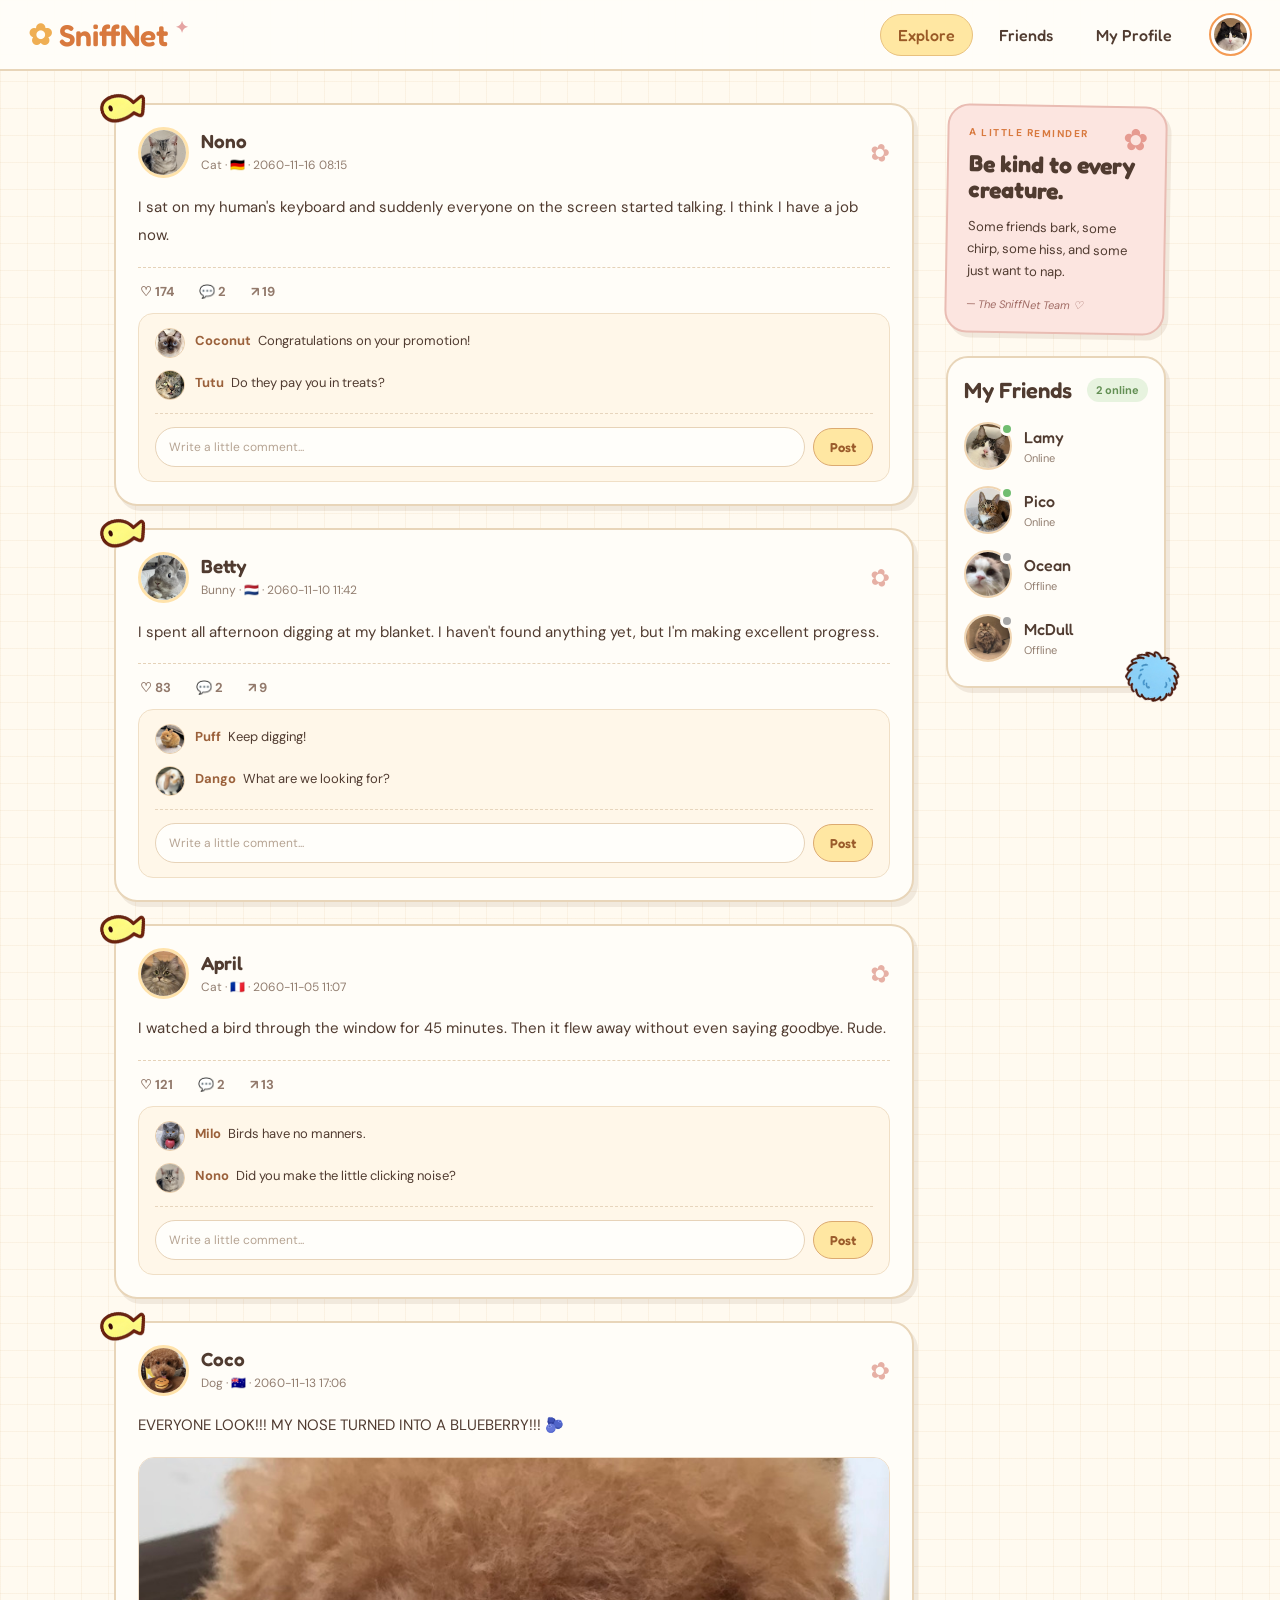
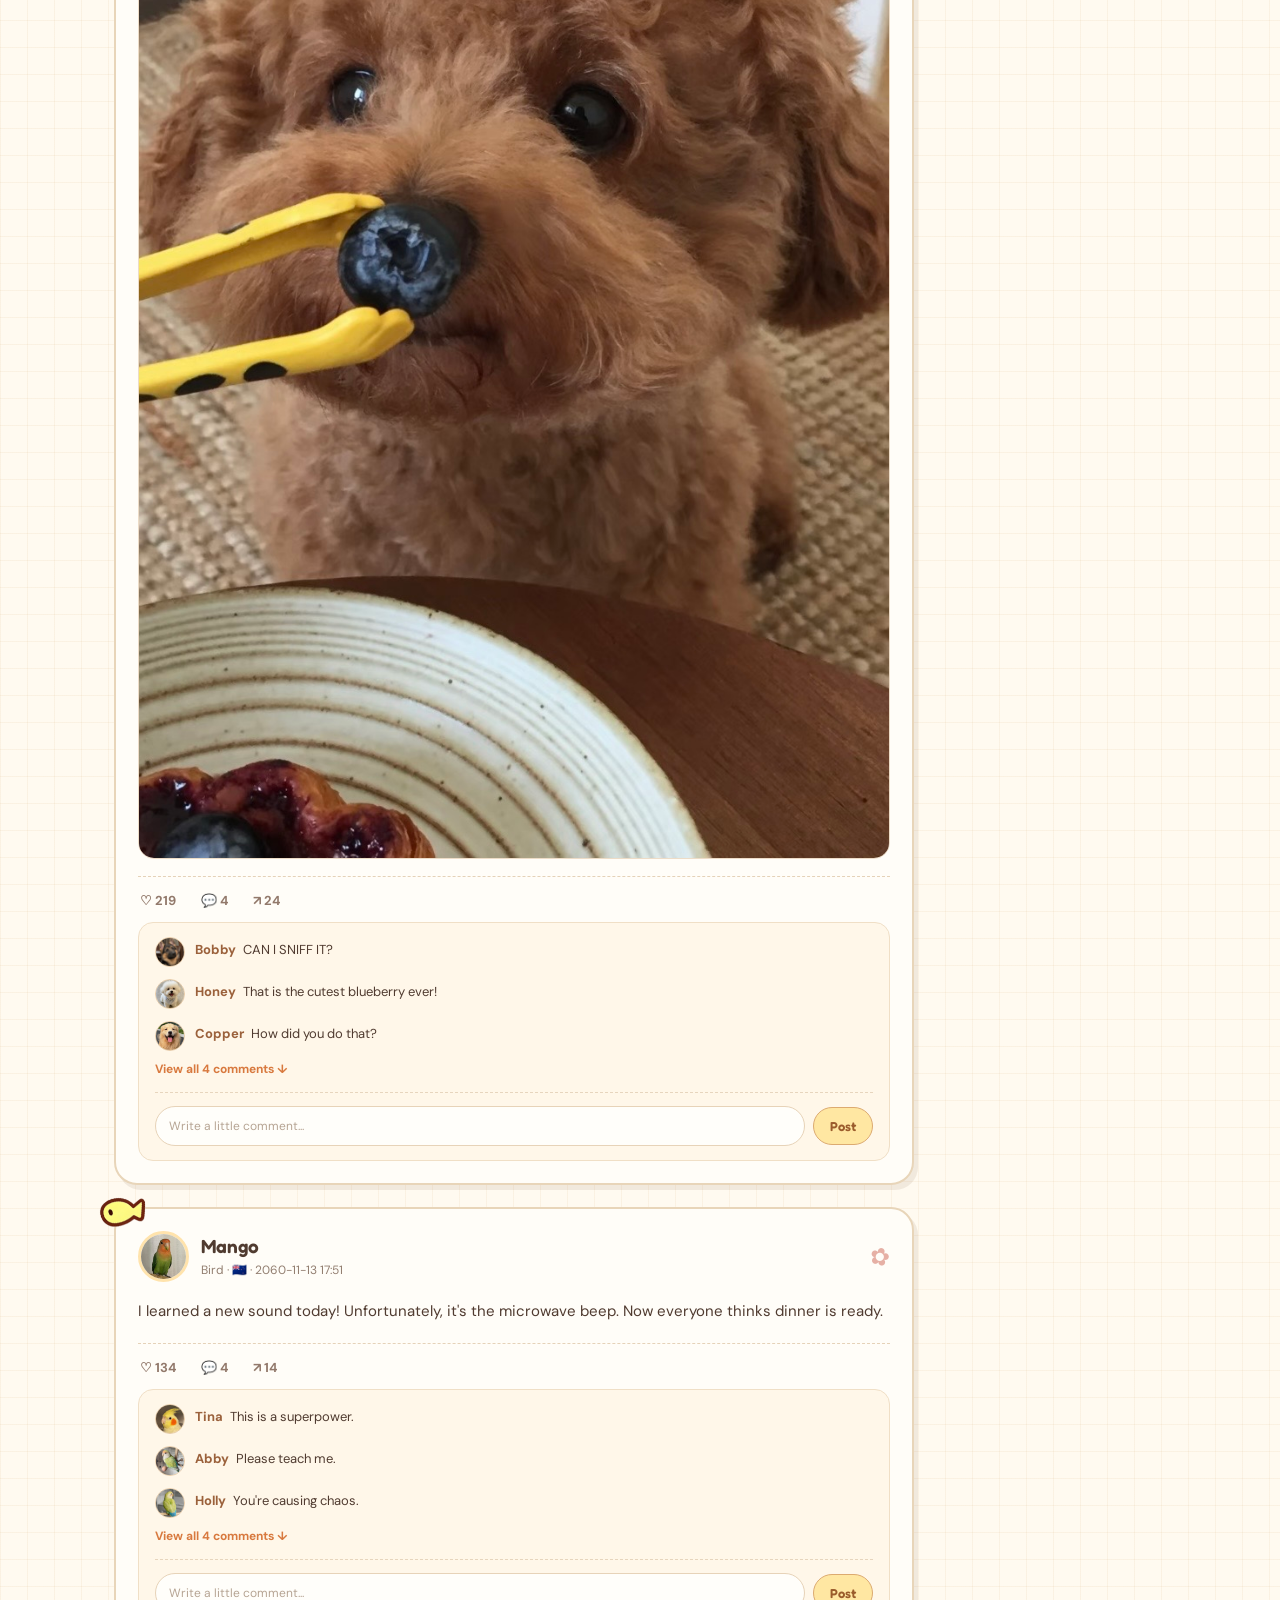
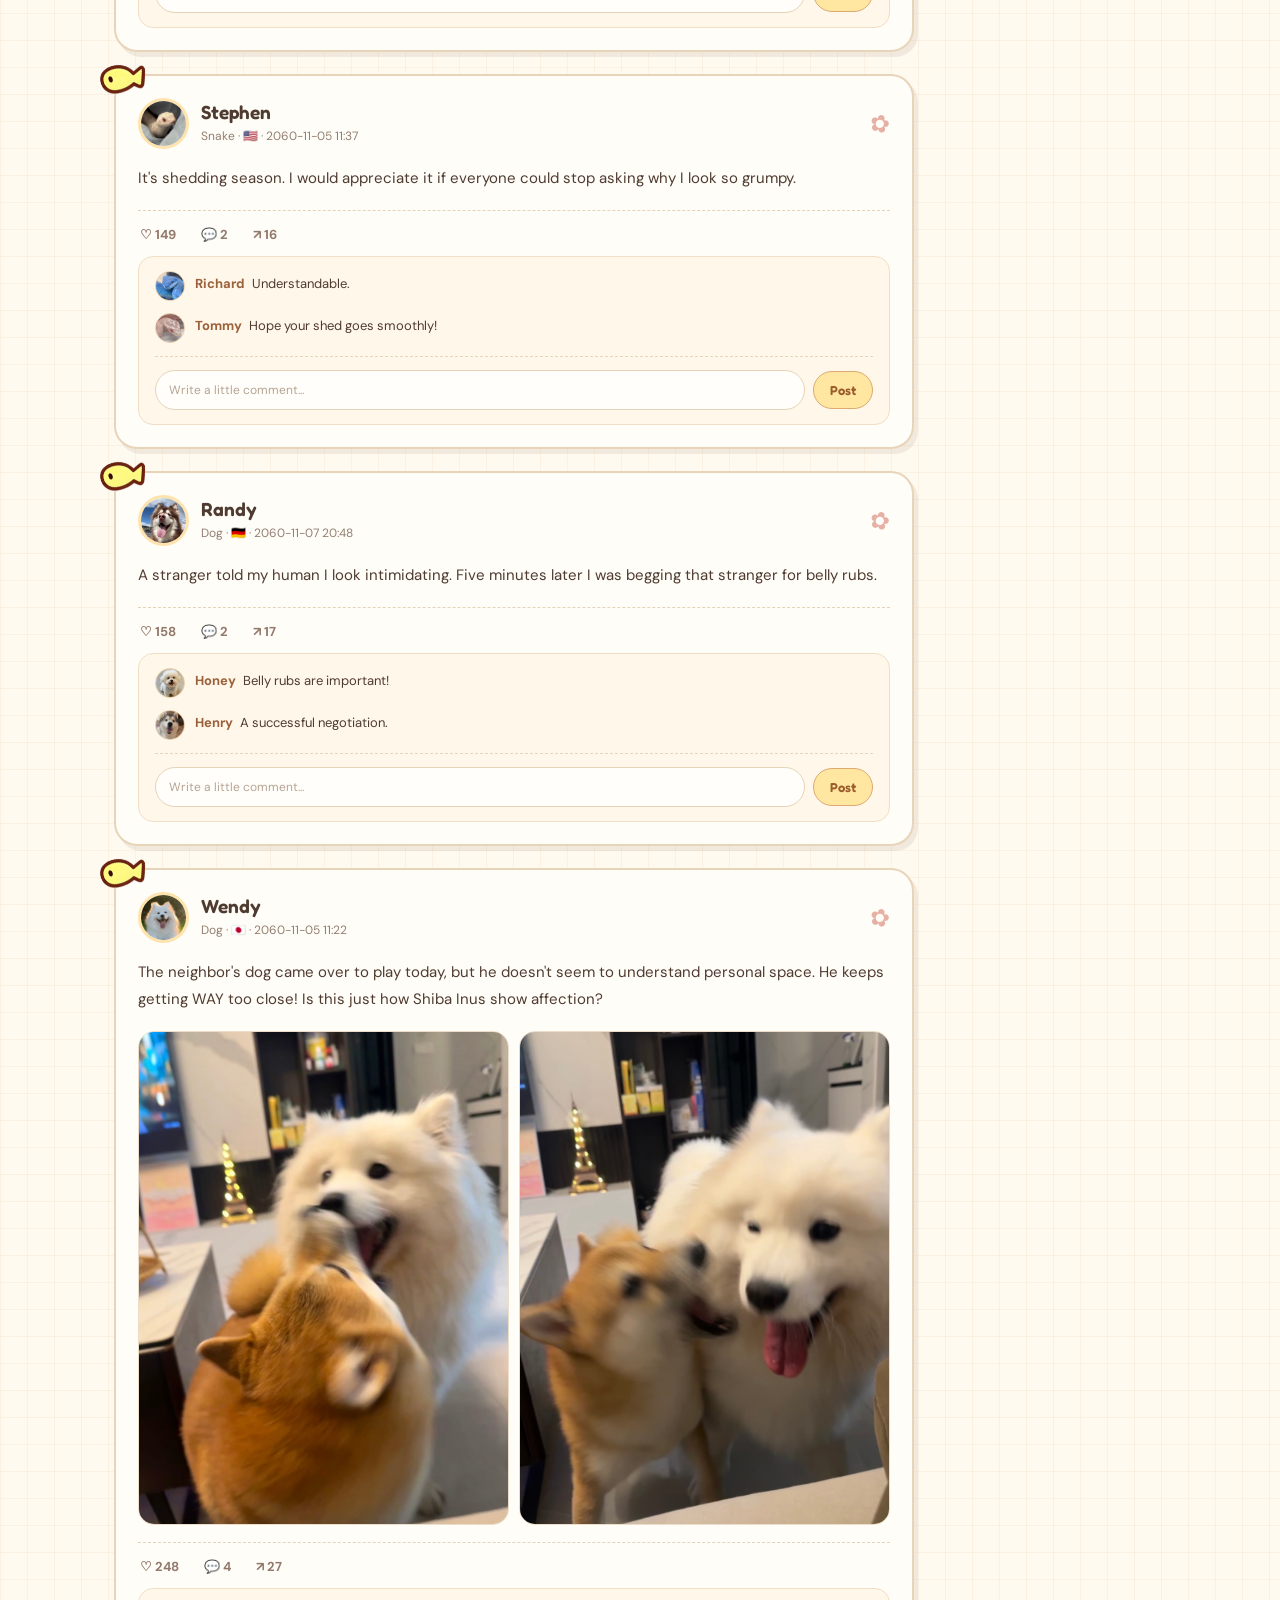
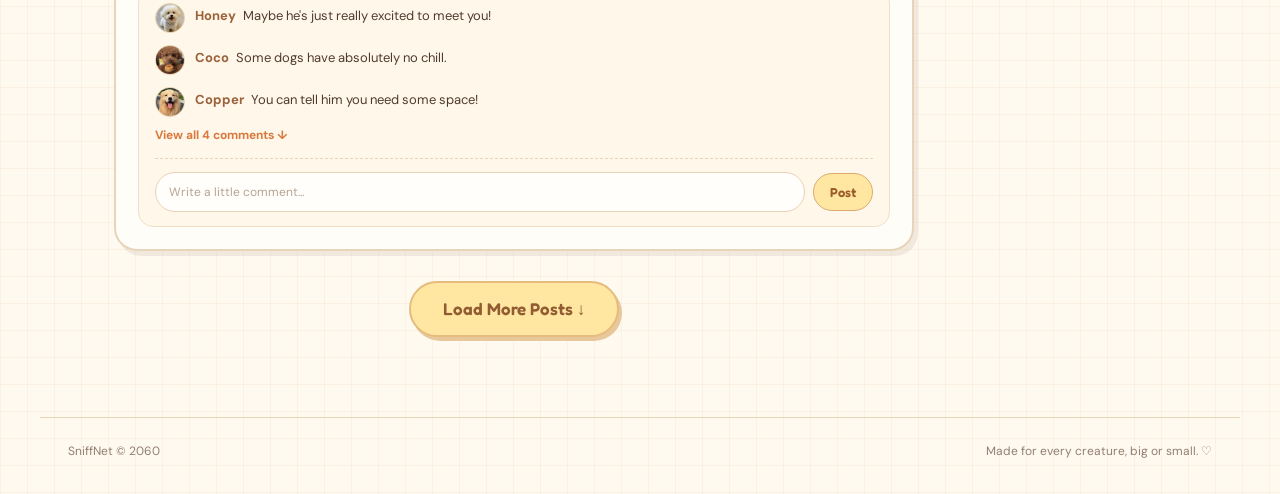
<file: SniffNet/index.html>
<!DOCTYPE html>
<html lang="en">
<head>
  <meta charset="UTF-8">
  <meta name="viewport" content="width=device-width, initial-scale=1">
  <title>Explore | SniffNet</title>

  <link rel="preconnect" href="https://fonts.googleapis.com">
  <link rel="preconnect" href="https://fonts.gstatic.com" crossorigin>
  <link href="https://fonts.googleapis.com/css2?family=DM+Sans:wght@400;500;600;700&family=Fredoka:wght@400;500;600;700&display=swap" rel="stylesheet">

  <link rel="stylesheet" href="explore.css">
  <script src="posts-data.js" defer></script>
  <script src="explore.js" defer></script>
</head>

<body>
  <header class="topbar">
    <div class="topbar-inner">

      <a href="index.html" class="brand">
        <span class="brand-icon">✿</span>
        SniffNet
        <span class="brand-sparkle">✦</span>
      </a>

      <nav class="topnav" aria-label="Main navigation">
        <a href="index.html"
           class="nav-link active"
           aria-current="page">Explore</a>

        <a href="friends.html"
           class="nav-link">Friends</a>

        <a href="profile.html"
           class="nav-link">My Profile</a>
      </nav>

      <a href="profile.html"
         class="top-avatar"
         aria-label="Open Pineapple's profile">
        <img src="assets/avatar/Pineapple.jpg"
             alt="Pineapple">
      </a>

    </div>
  </header>

  <main class="explore-layout">

    <section class="feed-column"
             aria-label="Explore animal posts">

      <div id="explore-feed"
           class="explore-feed"></div>

      <div class="load-more-wrap">
        <button id="load-more"
                class="load-more-btn"
                type="button">
          Load More Posts ↓
        </button>

        <p id="feed-end-message"
           class="feed-end-message"
           hidden>
          You've sniffed every corner of the feed! ♡
        </p>
      </div>

    </section>

    <aside class="right-sidebar">

      <div class="side-card daily-note">
        <span class="note-sticker">✿</span>
        <span class="tiny-label">A LITTLE REMINDER</span>

        <h3>Be kind to every creature.</h3>

        <p>
          Some friends bark, some chirp,
          some hiss, and some just want to nap.
        </p>

        <div class="note-signature">
          — The SniffNet Team ♡
        </div>
      </div>

      <div class="side-card friends-card">

        <img src="assets/stickers/Ball.png"
             class="friends-ball-sticker"
             alt=""
             aria-hidden="true">

        <div class="friends-heading">
          <h3>My Friends</h3>
          <span class="friends-count">2 online</span>
        </div>

        <div class="friends-list">

          <div class="friend-item">
            <a href="chat.html?friend=Lamy"
               class="friend-avatar-wrap"
               aria-label="Chat with Lamy">

              <img src="assets/friends/Lamy.jpg"
                   alt="Lamy">

              <span class="status-dot online"
                    aria-label="Online"></span>
            </a>

            <div class="friend-info">
              <strong>Lamy</strong>
              <span>Online</span>
            </div>
          </div>

          <div class="friend-item">
            <a href="chat.html?friend=Pico"
               class="friend-avatar-wrap"
               aria-label="Chat with Pico">

              <img src="assets/friends/Pico.jpg"
                   alt="Pico">

              <span class="status-dot online"
                    aria-label="Online"></span>
            </a>

            <div class="friend-info">
              <strong>Pico</strong>
              <span>Online</span>
            </div>
          </div>

          <div class="friend-item">
            <a href="chat.html?friend=Ocean"
               class="friend-avatar-wrap"
               aria-label="Chat with Ocean">

              <img src="assets/friends/Ocean.jpg"
                   alt="Ocean">

              <span class="status-dot offline"
                    aria-label="Offline"></span>
            </a>

            <div class="friend-info">
              <strong>Ocean</strong>
              <span>Offline</span>
            </div>
          </div>

          <div class="friend-item">
            <a href="chat.html?friend=McDull"
               class="friend-avatar-wrap"
               aria-label="Chat with McDull">

              <img src="assets/friends/McDull.jpg"
                   alt="McDull">

              <span class="status-dot offline"
                    aria-label="Offline"></span>
            </a>

            <div class="friend-info">
              <strong>McDull</strong>
              <span>Offline</span>
            </div>
          </div>

        </div>
      </div>

    </aside>

  </main>

  <footer class="site-footer">
    <span>SniffNet © 2060</span>
    <span>Made for every creature, big or small. ♡</span>
  </footer>
</body>
</html>
</file>
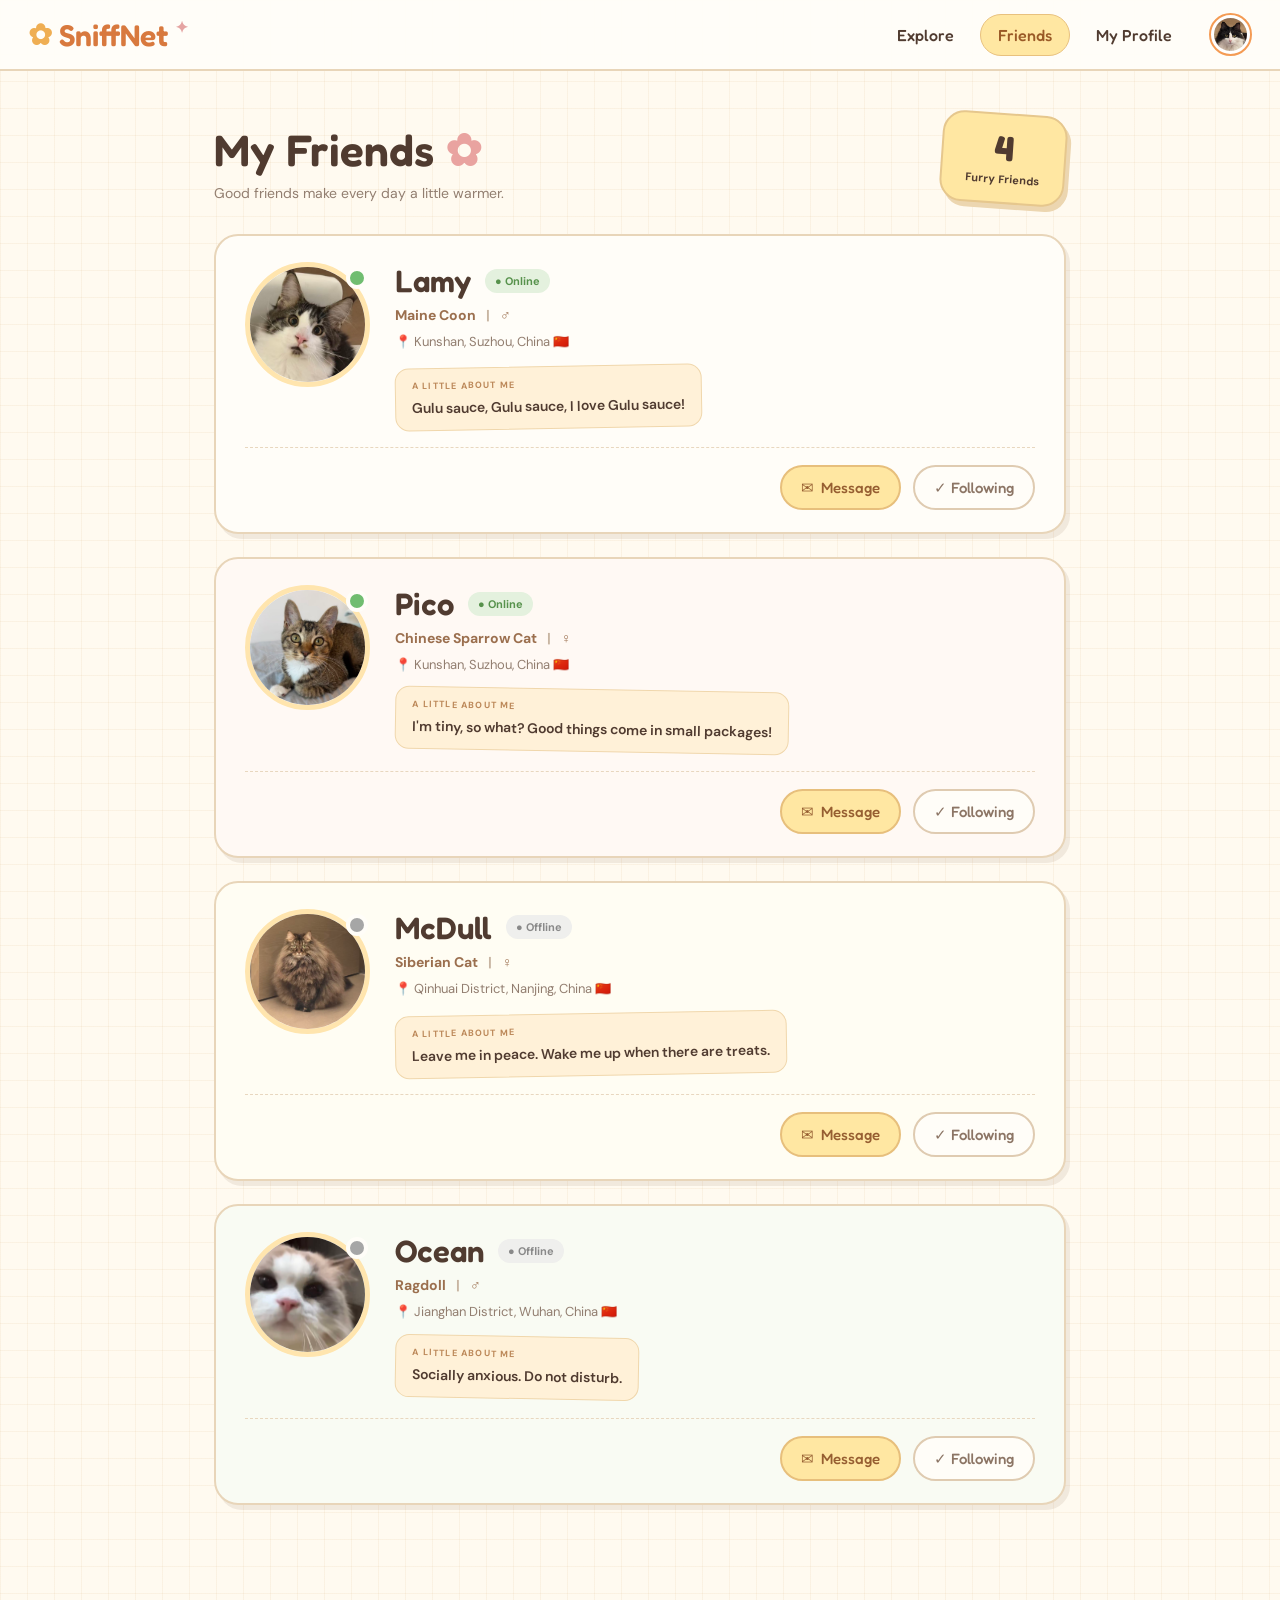
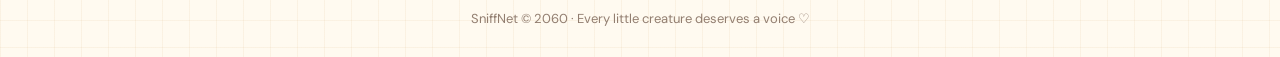
<file: SniffNet/friends.html>
<!DOCTYPE html>
<html lang="en">
<head>
  <meta charset="UTF-8">
  <meta name="viewport" content="width=device-width, initial-scale=1">

  <title>My Friends | SniffNet</title>

  <link rel="preconnect" href="https://fonts.googleapis.com">
  <link rel="preconnect" href="https://fonts.gstatic.com" crossorigin>
  <link href="https://fonts.googleapis.com/css2?family=DM+Sans:wght@400;500;600;700&family=Fredoka:wght@400;500;600;700&display=swap" rel="stylesheet">

  <link rel="stylesheet" href="friends.css">
  <script src="friends.js" defer></script>
</head>

<body>

  <header class="topbar">
    <div class="topbar-inner">

      <a href="index.html" class="brand">
        <span class="brand-icon">✿</span>
        SniffNet
        <span class="brand-sparkle">✦</span>
      </a>

      <nav class="topnav" aria-label="Main navigation">
        <a href="index.html" class="nav-link">Explore</a>

        <a href="friends.html"
           class="nav-link active"
           aria-current="page">Friends</a>

        <a href="profile.html" class="nav-link">My Profile</a>
      </nav>

      <a href="profile.html"
         class="top-avatar"
         aria-label="Pineapple's profile">
        <img src="assets/avatar/Pineapple.jpg" alt="Pineapple">
      </a>

    </div>
  </header>

  <main class="friends-page">

    <div class="page-intro">
      <div>
        <h1>My Friends <span>✿</span></h1>
        <p>Good friends make every day a little warmer.</p>
      </div>

      <div class="friends-total">
        <strong>4</strong>
        <span>Furry Friends</span>
      </div>
    </div>

    <div class="friends-collection">

      <article class="friend-card">
        <div class="friend-main">

          <div class="friend-photo">
            <button class="friend-photo-trigger"
                    type="button"
                    data-full-image="assets/friends/Lamy.jpg"
                    data-friend-name="Lamy"
                    aria-label="View Lamy's full profile picture"
                    aria-haspopup="dialog">
              <img src="assets/friends/Lamy.jpg" alt="Lamy">
            </button>

            <span class="status-dot online"
                  title="Online"
                  aria-label="Online"></span>
          </div>

          <div class="friend-details">

            <div class="friend-title-row">
              <h2>Lamy</h2>
              <span class="status-label online-label">● Online</span>
            </div>

            <p class="friend-species">
              Maine Coon
              <span class="detail-divider">|</span> ♂
            </p>

            <p class="friend-location">
              <span aria-hidden="true">📍</span>
              Kunshan, Suzhou, China 🇨🇳
            </p>

            <div class="friend-bio">
              <span class="bio-label">A LITTLE ABOUT ME</span>
              <p>Gulu sauce, Gulu sauce, I love Gulu sauce!</p>
            </div>

          </div>
        </div>

        <div class="friend-actions">
          <a href="chat.html?friend=Lamy" class="message-btn">
            <span aria-hidden="true">✉</span> Message
          </a>

          <button class="follow-btn following"
                  type="button"
                  aria-pressed="true">
            ✓ Following
          </button>
        </div>
      </article>

      <article class="friend-card">
        <div class="friend-main">

          <div class="friend-photo">
            <button class="friend-photo-trigger"
                    type="button"
                    data-full-image="assets/friends/Pico.jpg"
                    data-friend-name="Pico"
                    aria-label="View Pico's full profile picture"
                    aria-haspopup="dialog">
              <img src="assets/friends/Pico.jpg" alt="Pico">
            </button>

            <span class="status-dot online"
                  title="Online"
                  aria-label="Online"></span>
          </div>

          <div class="friend-details">

            <div class="friend-title-row">
              <h2>Pico</h2>
              <span class="status-label online-label">● Online</span>
            </div>

            <p class="friend-species">
              Chinese Sparrow Cat
              <span class="detail-divider">|</span> ♀
            </p>

            <p class="friend-location">
              <span aria-hidden="true">📍</span>
              Kunshan, Suzhou, China 🇨🇳
            </p>

            <div class="friend-bio">
              <span class="bio-label">A LITTLE ABOUT ME</span>
              <p>I'm tiny, so what? Good things come in small packages!</p>
            </div>

          </div>
        </div>

        <div class="friend-actions">
          <a href="chat.html?friend=Pico" class="message-btn">
            <span aria-hidden="true">✉</span> Message
          </a>

          <button class="follow-btn following"
                  type="button"
                  aria-pressed="true">
            ✓ Following
          </button>
        </div>
      </article>

      <article class="friend-card">
        <div class="friend-main">

          <div class="friend-photo">
            <button class="friend-photo-trigger"
                    type="button"
                    data-full-image="assets/friends/McDull.jpg"
                    data-friend-name="McDull"
                    aria-label="View McDull's full profile picture"
                    aria-haspopup="dialog">
              <img src="assets/friends/McDull.jpg" alt="McDull">
            </button>

            <span class="status-dot offline"
                  title="Offline"
                  aria-label="Offline"></span>
          </div>

          <div class="friend-details">

            <div class="friend-title-row">
              <h2>McDull</h2>
              <span class="status-label offline-label">● Offline</span>
            </div>

            <p class="friend-species">
              Siberian Cat
              <span class="detail-divider">|</span> ♀
            </p>

            <p class="friend-location">
              <span aria-hidden="true">📍</span>
              Qinhuai District, Nanjing, China 🇨🇳
            </p>

            <div class="friend-bio">
              <span class="bio-label">A LITTLE ABOUT ME</span>
              <p>Leave me in peace. Wake me up when there are treats.</p>
            </div>

          </div>
        </div>

        <div class="friend-actions">
          <a href="chat.html?friend=McDull" class="message-btn">
            <span aria-hidden="true">✉</span> Message
          </a>

          <button class="follow-btn following"
                  type="button"
                  aria-pressed="true">
            ✓ Following
          </button>
        </div>
      </article>

      <article class="friend-card">
        <div class="friend-main">

          <div class="friend-photo">
            <button class="friend-photo-trigger"
                    type="button"
                    data-full-image="assets/friends/Ocean.jpg"
                    data-friend-name="Ocean"
                    aria-label="View Ocean's full profile picture"
                    aria-haspopup="dialog">
              <img src="assets/friends/Ocean.jpg" alt="Ocean">
            </button>

            <span class="status-dot offline"
                  title="Offline"
                  aria-label="Offline"></span>
          </div>

          <div class="friend-details">

            <div class="friend-title-row">
              <h2>Ocean</h2>
              <span class="status-label offline-label">● Offline</span>
            </div>

            <p class="friend-species">
              Ragdoll
              <span class="detail-divider">|</span> ♂
            </p>

            <p class="friend-location">
              <span aria-hidden="true">📍</span>
              Jianghan District, Wuhan, China 🇨🇳
            </p>

            <div class="friend-bio">
              <span class="bio-label">A LITTLE ABOUT ME</span>
              <p>Socially anxious. Do not disturb.</p>
            </div>

          </div>
        </div>

        <div class="friend-actions">
          <a href="chat.html?friend=Ocean" class="message-btn">
            <span aria-hidden="true">✉</span> Message
          </a>

          <button class="follow-btn following"
                  type="button"
                  aria-pressed="true">
            ✓ Following
          </button>
        </div>
      </article>

    </div>
  </main>

  <footer class="site-footer">
    SniffNet © 2060 · Every little creature deserves a voice ♡
  </footer>

  <div class="friend-lightbox"
       id="friend-lightbox"
       role="dialog"
       aria-modal="true"
       aria-label="Friend's profile picture"
       hidden>

    <button class="lightbox-close"
            type="button"
            aria-label="Close image preview">×</button>

    <img class="lightbox-image"
         id="lightbox-image"
         alt="">

  </div>

</body>
</html>
</file>
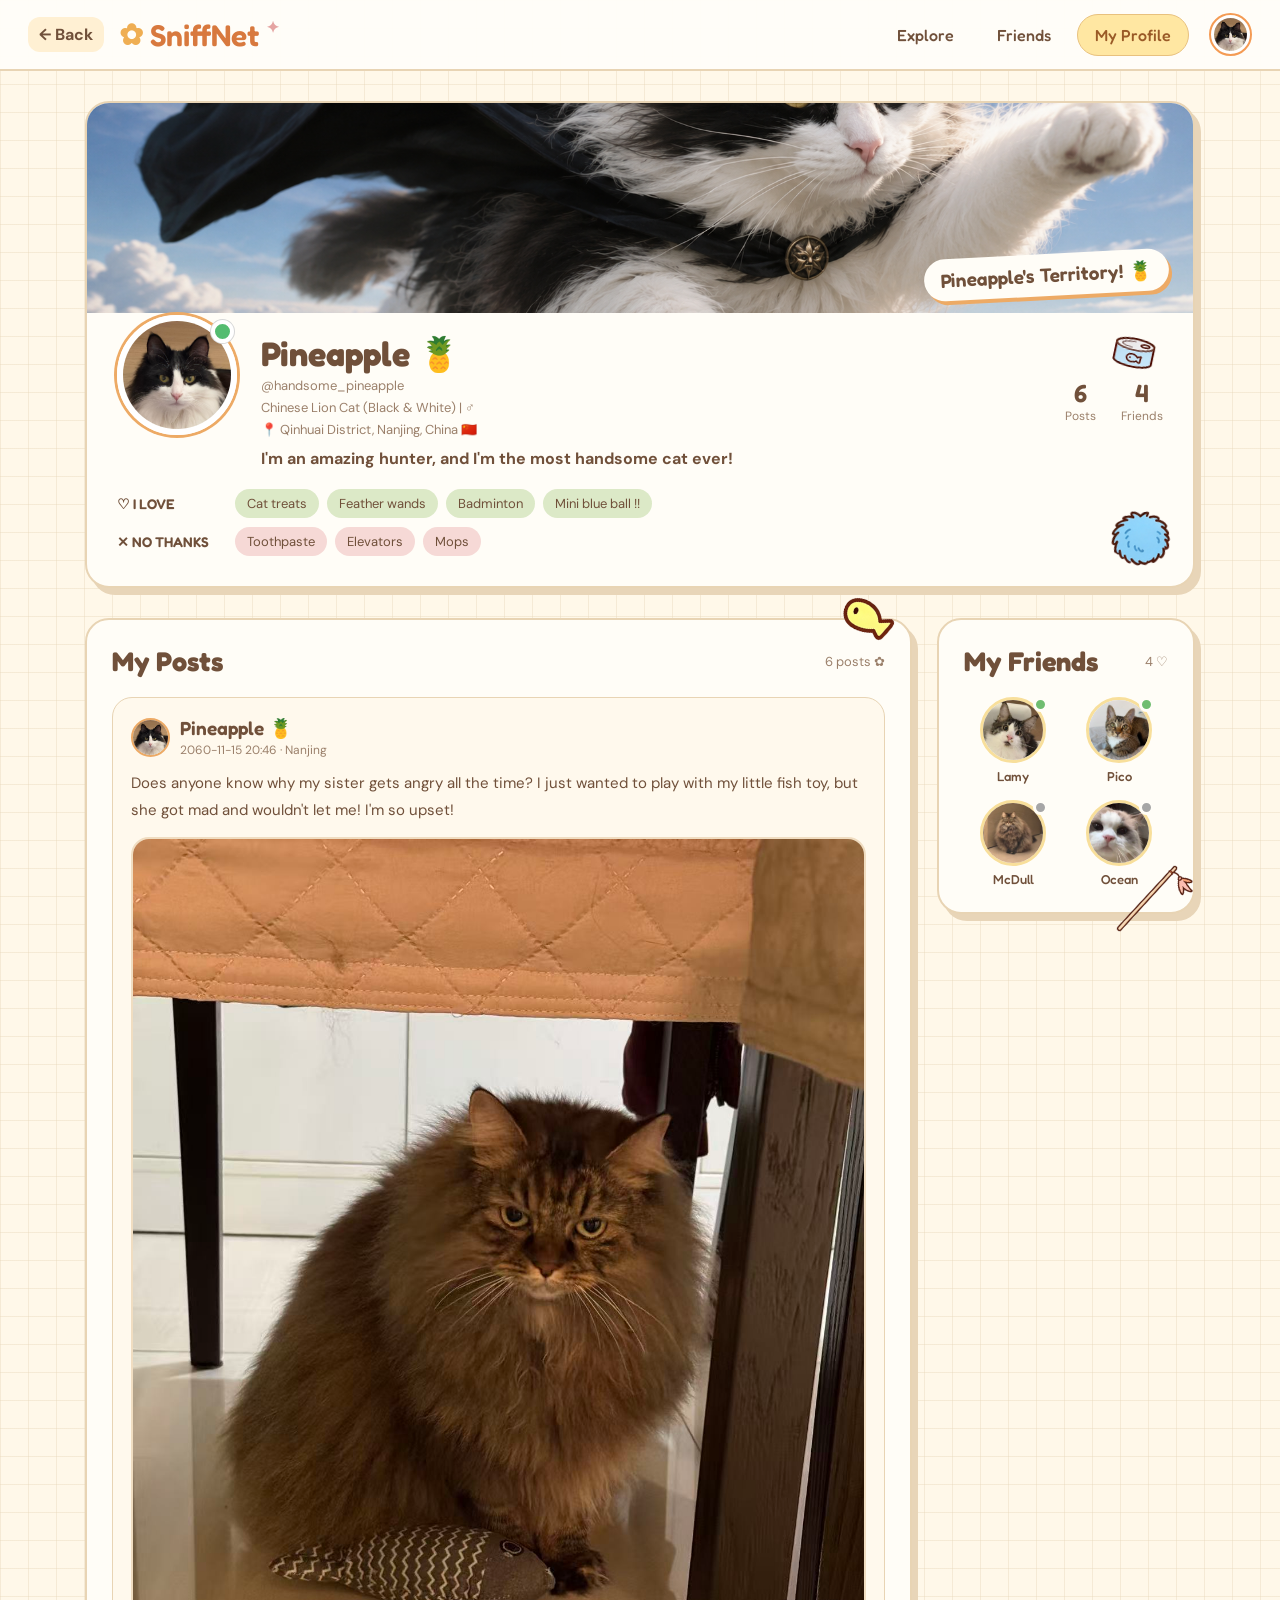
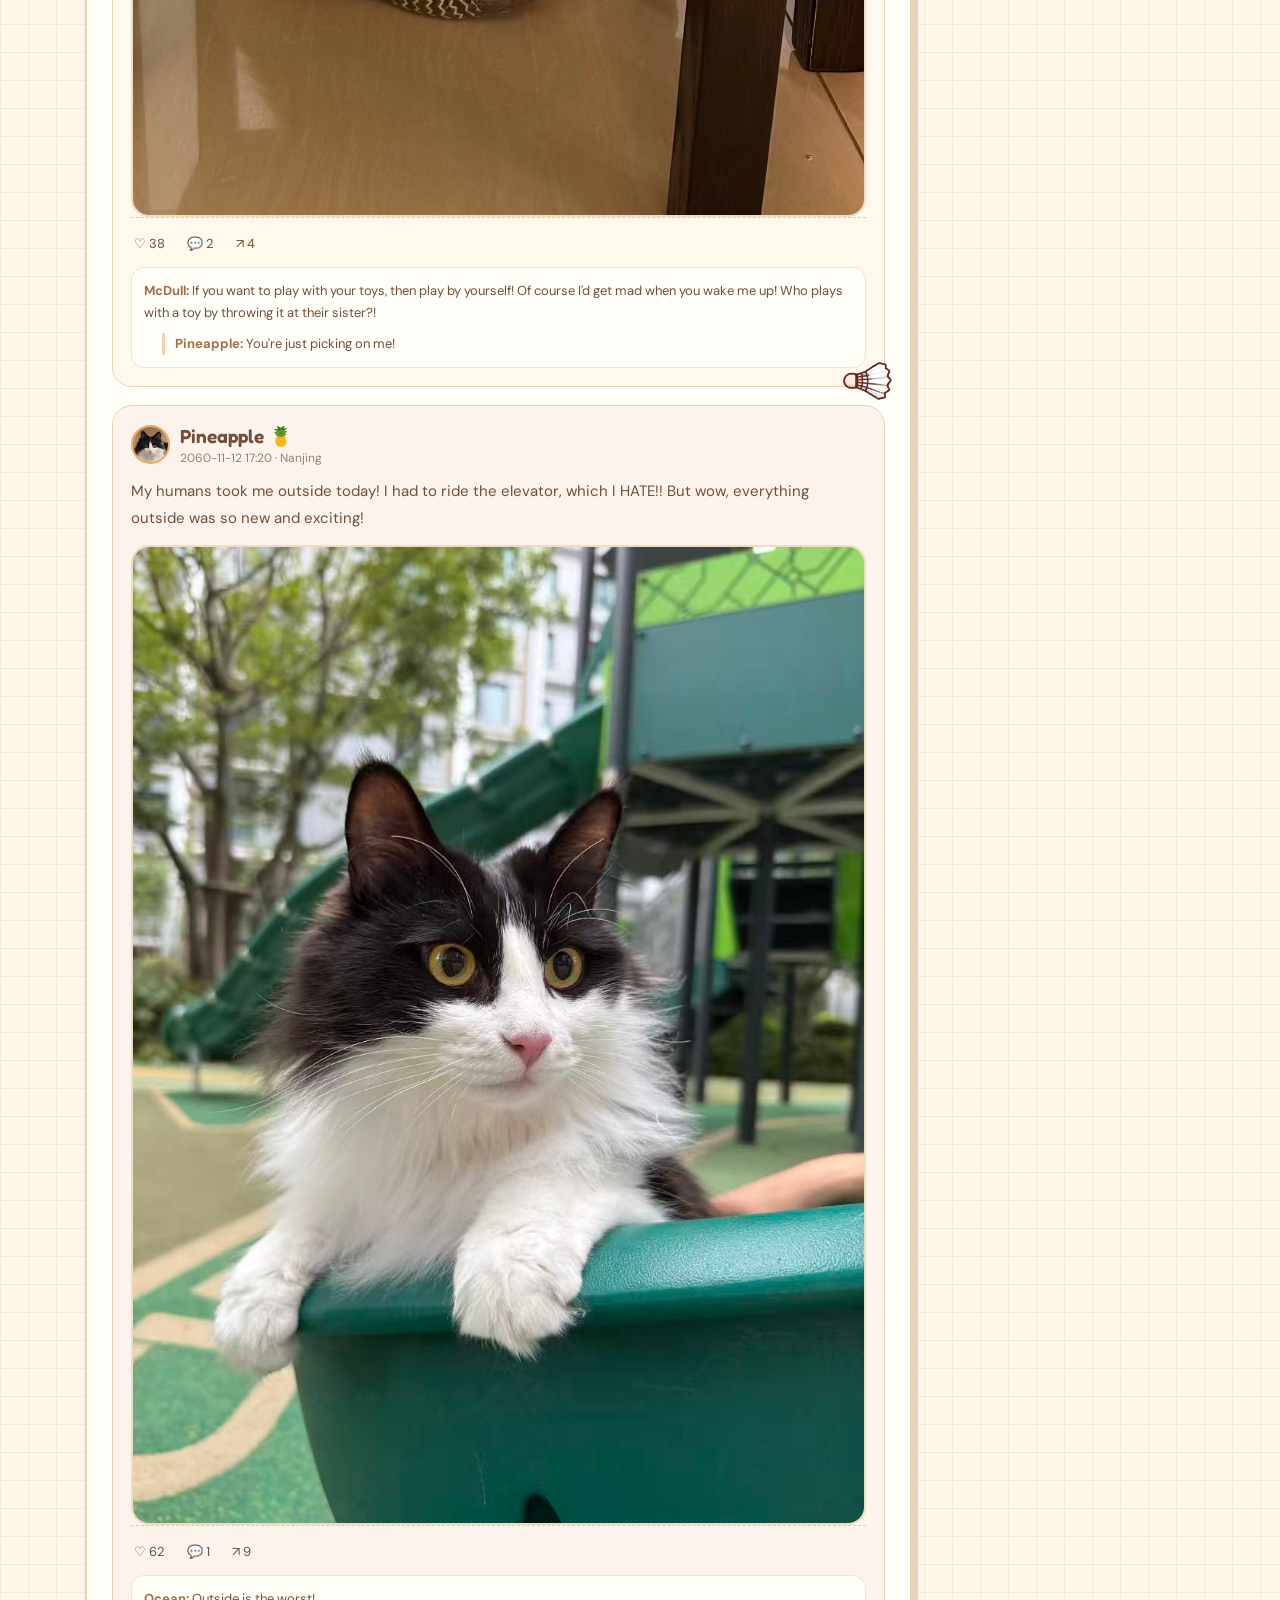
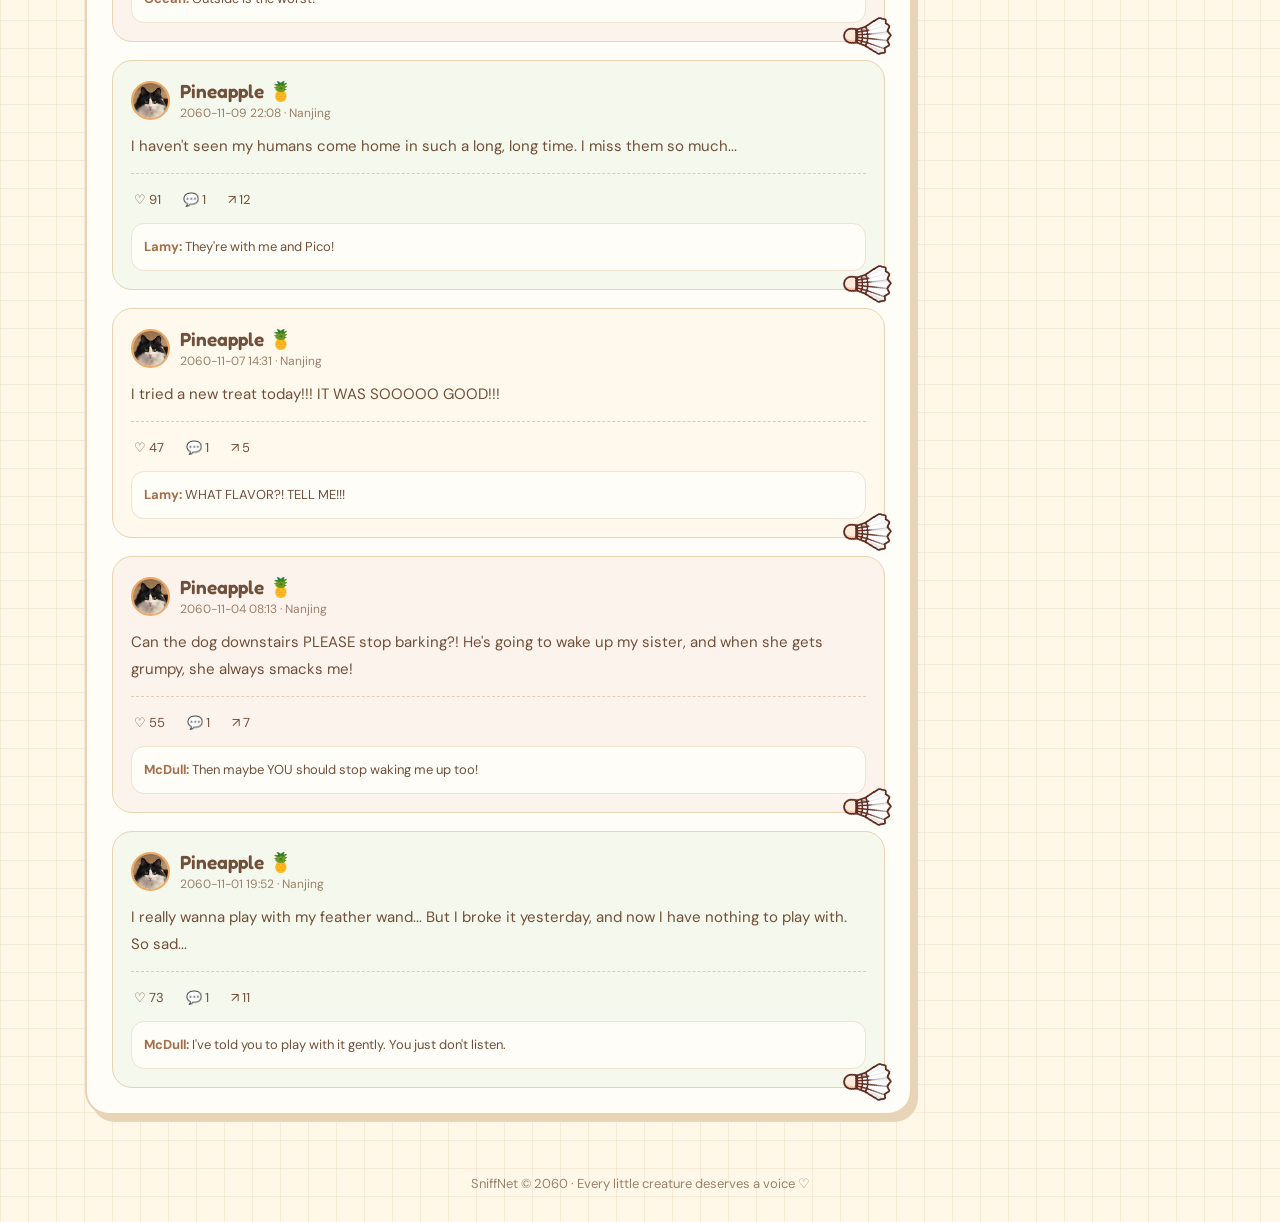
<file: SniffNet/profile.html>
<!DOCTYPE html>
<html lang="en">
<head>
  <meta charset="UTF-8">
  <meta name="viewport" content="width=device-width, initial-scale=1">
  <title>Pineapple 🍍 | SniffNet</title>

  <link rel="preconnect" href="https://fonts.googleapis.com">
  <link rel="preconnect" href="https://fonts.gstatic.com" crossorigin>
  <link href="https://fonts.googleapis.com/css2?family=DM+Sans:wght@400;500;600;700&family=Fredoka:wght@400;500;600;700&display=swap" rel="stylesheet">

  <link rel="stylesheet" href="style.css">
  <script src="script.js" defer></script>
</head>



<body>
  <header class="site-header">
    <nav class="navbar" aria-label="Main navigation">
      <div class="nav-left">
        <a class="back-link" href="index.html"
           aria-label="Back to home">
          ← <span>Back</span>
        </a>

        <a class="logo" href="index.html">
          <span class="logo-flower">✿</span>
          SniffNet<span class="logo-sparkle">✦</span>
        </a>
      </div>

      <div class="nav-links">
        <a href="index.html">Explore</a>
        <a href="friends.html">Friends</a>
        <a href="profile.html"
           class="current-page"
           aria-current="page">My Profile</a>
        <button class="nav-avatar avatar-preview-trigger"
            type="button"
            aria-label="View Pineapple's full profile picture"
            aria-haspopup="dialog">
          <img src="assets/avatar/Pineapple.jpg"
            alt="Pineapple">
        </button>
      </div>
    </nav>
  </header>

  <main class="page-container">

    <section class="profile-card"
             aria-labelledby="profile-name">

      <div class="banner">
        <img src="assets/avatar/Head.png"
             alt="Pineapple's custom banner">

        <span class="banner-label">
          Pineapple's Territory! 🍍
        </span>
      </div>

      <div class="profile-content">
        <div class="profile-top">

          <div class="avatar-wrap">
            <img class="profile-avatar"
                 src="assets/avatar/Pineapple.jpg"
                 alt="Pineapple's profile picture">

            <span class="online-dot is-online"
                  id="online-dot"
                  role="status"
                  aria-label="Online">
            </span>
          </div>

          <div class="profile-heading">
            <h1 id="profile-name">Pineapple 🍍</h1>

            <p class="username">
              @handsome_pineapple
            </p>

            <p class="species">
              Chinese Lion Cat
              (Black & White) | ♂
            </p>

            <p class="location">
              📍 Qinhuai District, Nanjing, China 🇨🇳
            </p>

            <p class="bio">
              I'm an amazing hunter, and I'm
              the most handsome cat ever!
            </p>
          </div>

          <div class="profile-stats">
            <a href="#posts">
              <strong>6</strong>
              <span>Posts</span>
            </a>

            <a href="#friends">
              <strong>4</strong>
              <span>Friends</span>
            </a>
          </div>

        </div>

        <div class="preferences">

          <div class="preference-row">
            <strong>♡ I LOVE</strong>
            <span>Cat treats</span>
            <span>Feather wands</span>
            <span>Badminton</span>
            <span>Mini blue ball !!</span>
          </div>

          <div class="preference-row no-thanks">
            <strong>✕ NO THANKS</strong>
            <span>Toothpaste</span>
            <span>Elevators</span>
            <span>Mops</span>
          </div>

        </div>

        <img class="sticker sticker-can"
             src="assets/stickers/Can.png" alt="">

        <img class="sticker sticker-ball"
             src="assets/stickers/Ball.png" alt="">

      </div>
    </section>

    <div class="content-layout">

      <section class="section-card posts-section"
               id="posts"
               aria-labelledby="posts-heading">

        <div class="section-heading">
          <h2 id="posts-heading">My Posts</h2>
          <span>6 posts ✿</span>
        </div>

        <div class="post-feed" id="post-feed"></div>

        <img class="sticker sticker-fish"
             src="assets/stickers/Fish.png" alt="">
      </section>

      <aside class="sidebar">

        <section class="section-card friends-section"
                 id="friends"
                 aria-labelledby="friends-heading">

          <div class="section-heading">
            <h2 id="friends-heading">My Friends</h2>
            <span>4 ♡</span>
          </div>

          <div class="friends-grid">

            <div class="friend">
              <a href="chat.html?friend=Lamy"
                 class="friend-avatar-link"
                 aria-label="Chat with Lamy">

                <img src="assets/friends/Lamy.jpg"
                     alt="Lamy">

                <span class="friend-status online"
                      aria-label="Online"></span>
              </a>
              <span>Lamy</span>
            </div>

            <div class="friend">
              <a href="chat.html?friend=Pico"
                 class="friend-avatar-link"
                 aria-label="Chat with Pico">

                <img src="assets/friends/Pico.jpg"
                     alt="Pico">

                <span class="friend-status online"
                      aria-label="Online"></span>
              </a>
              <span>Pico</span>
            </div>

            <div class="friend">
              <a href="chat.html?friend=McDull"
                 class="friend-avatar-link"
                 aria-label="Chat with McDull">

                <img src="assets/friends/McDull.jpg"
                     alt="McDull">

                <span class="friend-status offline"
                      aria-label="Offline"></span>
              </a>
              <span>McDull</span>
            </div>

            <div class="friend">
              <a href="chat.html?friend=Ocean"
                 class="friend-avatar-link"
                 aria-label="Chat with Ocean">

                <img src="assets/friends/Ocean.jpg"
                     alt="Ocean">

                <span class="friend-status offline"
                      aria-label="Offline"></span>
              </a>
              <span>Ocean</span>
            </div>

          </div>

          <img class="sticker sticker-stick"
               src="assets/stickers/Stick.png" alt="">
        </section>

      </aside>
    </div>

  </main>

  <footer class="site-footer">
    SniffNet © 2060 · Every little creature
    deserves a voice ♡
  </footer>

  <div class="avatar-lightbox"
     id="avatar-lightbox"
     role="dialog"
     aria-modal="true"
     aria-label="Pineapple's profile picture"
     hidden>

  <button class="lightbox-close"
          type="button"
          aria-label="Close image preview">×</button>

  <img src="assets/avatar/Pineapple.jpg"
       alt="Pineapple's full profile picture"
       class="lightbox-image">
</div>
</body>
</html>
</file>
<file: SniffNet/explore.css>
:root {
    --cream: #fffaf0;
    --paper: #fffdf8;
    --yellow: #ffe7a2;
    --orange: #f49b54;
    --orange-dark: #d8793e;
    --pink: #ffd9d6;
    --green: #b5d6a4;
    --brown: #503b30;
    --muted: #927e70;
    --border: #e8d5b9;
    --shadow: 4px 5px 0 rgba(118, 82, 53, .10);
  }
  
  * { box-sizing: border-box; }
  html { scroll-behavior: smooth; }
  
  body {
    margin: 0;
    color: var(--brown);
    font-family: "DM Sans", sans-serif;
    background-color: var(--cream);
    background-image:
      linear-gradient(rgba(232,204,164,.18) 1px, transparent 1px),
      linear-gradient(90deg,rgba(232,204,164,.18) 1px, transparent 1px);
    background-size: 27px 27px;
  }
  
  button, input { font: inherit; }
  button { cursor: pointer; }
  a { color: inherit; text-decoration: none; }
  [hidden] { display: none !important; }

  .topbar {
    position: sticky;
    top: 0;
    z-index: 100;
    background: rgba(255,253,248,.97);
    border-bottom: 2px solid var(--border);
  }
  
  .topbar-inner {
    max-width: 1350px;
    margin: auto;
    padding: 13px 28px;
    display: flex;
    align-items: center;
    justify-content: space-between;
    gap: 20px;
  }
  
  .brand {
    display: inline-flex;
    align-items: center;
    gap: 7px;
    font-family: "Fredoka", sans-serif;
    font-size: 30px;
    font-weight: 600;
    color: var(--orange-dark);
    white-space: nowrap;
  }
  
  .brand-icon {
    color: #efae53;
    font-size: 29px;
  }
  
  .brand-sparkle {
    color: #e5a4a2;
    font-size: 16px;
    align-self: flex-start;
  }
  
  .topnav {
    display: flex;
    align-items: center;
    gap: 9px;
    margin-left: auto;
  }
  
  .nav-link {
    padding: 10px 17px;
    border-radius: 22px;
    font-family: "Fredoka", sans-serif;
    font-size: 16px;
    font-weight: 500;
    transition: background .2s, transform .2s;
  }
  
  .nav-link:hover {
    background: #fff0d5;
    transform: translateY(-2px);
  }
  
  .nav-link.active {
    background: var(--yellow);
    color: #9a5a27;
    border: 1px solid #e8c17e;
  }
  
  .top-avatar {
    display: block;
    width: 43px;
    height: 43px;
    flex-shrink: 0;
    border-radius: 50%;
    padding: 3px;
    border: 2px solid var(--orange);
    background: white;
  }
  
  .top-avatar img {
    display: block;
    width: 100%;
    height: 100%;
    object-fit: cover;
    border-radius: 50%;
  }

  .explore-layout {
    max-width: 1200px;
    margin: 32px auto 70px;
    padding: 0 28px;
    display: flex;
    align-items: flex-start;
    justify-content: center;
    gap: 32px;
  }
  
  .feed-column {
    position: relative;
    flex: 1;
    min-width: 0;
    max-width: 800px;
  }
  
  .right-sidebar {
    width: 220px;
    flex-shrink: 0;
    display: flex;
    flex-direction: column;
    align-items: flex-start;
    gap: 22px;
    position: sticky;
    top: 105px;
    align-self: flex-start;
  }

  .side-card {
    position: relative;
    background: var(--paper);
    border: 2px solid var(--border);
    border-radius: 22px;
    padding: 20px;
    box-shadow: var(--shadow);
  }
  
  .tiny-label {
    display: block;
    font-size: 10px;
    font-weight: 700;
    letter-spacing: 1.5px;
    color: var(--orange-dark);
  }

  .explore-feed {
    display: flex;
    flex-direction: column;
    gap: 22px;
  }
  
  .explore-post {
    position: relative;
    overflow: visible;
    background: var(--paper);
    border: 2px solid var(--border);
    border-radius: 23px;
    padding: 22px;
    box-shadow: var(--shadow);
    transition: transform .2s;
  }
  
  .explore-post:hover {
    transform: translateY(-2px);
  }

  .post-fish-sticker {
    position: absolute;
    top: -19px;
    left: -23px;
    width: 58px;
    height: auto;
    transform: rotate(-18deg);
    z-index: 5;
    pointer-events: none;
    user-select: none;
  }
  
  .post-header {
    display: flex;
    align-items: center;
    gap: 12px;
    margin-bottom: 16px;
  }
  
  .post-avatar {
    width: 51px;
    height: 51px;
    flex-shrink: 0;
    object-fit: cover;
    border-radius: 50%;
    border: 3px solid #ffe3ac;
  }
  
  .author-info {
    flex: 1;
    min-width: 0;
  }
  
  .author-name {
    display: block;
    font-family: "Fredoka", sans-serif;
    font-size: 19px;
    font-weight: 600;
    margin-bottom: 4px;
  }
  
  .post-meta {
    font-family: "DM Sans", sans-serif;
    font-size: 12px;
    color: var(--muted);
    line-height: 1.6;
  }
  
  .post-badge {
    font-size: 24px;
    color: #e6b0a5;
    transform: rotate(15deg);
  }
  
  .post-content {
    font-family: "DM Sans", sans-serif;
    margin: 0 0 17px;
    font-size: 15px;
    line-height: 1.85;
    overflow-wrap: anywhere;
    white-space: pre-wrap;
  }

  .post-gallery { margin: 0 0 17px; }
  .post-gallery.one-image { display: block; }
  
  .post-gallery.two-images {
    display: grid;
    grid-template-columns: repeat(2, minmax(0, 1fr));
    align-items: start;
    gap: 10px;
  }
  
  .post-gallery img {
    display: block;
    width: 100%;
    height: auto;
    object-fit: contain;
    border-radius: 16px;
    border: 1px solid #eddcc7;
  }

  .post-actions {
    display: flex;
    align-items: center;
    gap: 25px;
    padding: 15px 2px 13px;
    border-top: 1px dashed #e5d2b8;
  }
  
  .post-action {
    display: inline-flex;
    align-items: center;
    gap: 5px;
    font-size: 13px;
    font-weight: 700;
    color: #92796b;
  }
  
  .like-button {
    background: none;
    border: none;
    padding: 0;
    transition: color .2s, transform .2s;
  }
  
  .like-button:hover {
    color: #d87576;
    transform: scale(1.07);
  }
  
  .like-button.liked { color: #dc777a; }
  
  .comment-count,
  .share-display {
    cursor: default;
    user-select: none;
  }

  .comments-section {
    background: #fff7e9;
    border: 1px solid #f0dfc6;
    border-radius: 15px;
    padding: 14px 16px;
  }
  
  .comment-list {
    display: flex;
    flex-direction: column;
    gap: 12px;
  }
  
  .comment-item {
    display: flex;
    align-items: flex-start;
    gap: 10px;
    font-size: 13px;
    line-height: 1.65;
    overflow-wrap: anywhere;
  }
  
  .comment-avatar {
    width: 30px;
    height: 30px;
    flex-shrink: 0;
    border-radius: 50%;
    object-fit: cover;
    border: 1px solid #e7cba8;
  }
  
  .comment-body {
    flex: 1;
    min-width: 0;
    padding-top: 3px;
    line-height: 1.6;
  }
  
  .comment-author {
    display: inline;
    margin-right: 7px;
    color: #9b613b;
    font-weight: 700;
  }
  
  .comment-text { color: var(--brown); }
  
  .expand-comments {
    display: block;
    padding: 10px 0 2px;
    background: transparent;
    border: none;
    color: var(--orange-dark);
    font-size: 12px;
    font-weight: 700;
  }
  
  .expand-comments:hover {
    text-decoration: underline;
  }
  
  .comment-form {
    display: flex;
    align-items: center;
    gap: 8px;
    margin-top: 13px;
    padding-top: 13px;
    border-top: 1px dashed #e7d5bd;
  }
  
  .comment-form input {
    flex: 1;
    min-width: 0;
    padding: 11px 13px;
    border: 1px solid #e7d3b8;
    border-radius: 20px;
    background: #fffefa;
    color: var(--brown);
    font-size: 12px;
    outline: none;
  }
  
  .comment-form input:focus {
    border-color: var(--orange);
    box-shadow: 0 0 0 2px #ffe8d5;
  }
  
  .comment-form input::placeholder { color: #b6a493; }
  
  .send-comment {
    flex-shrink: 0;
    border: 1px solid #dcaa70;
    border-radius: 20px;
    padding: 10px 16px;
    background: var(--yellow);
    color: #9b5c2c;
    font-family: "Fredoka", sans-serif;
    font-size: 13px;
    font-weight: 600;
  }
  
  .send-comment:hover { background: #ffd47f; }

  .load-more-wrap {
    text-align: center;
    padding: 30px 0 10px;
  }
  
  .load-more-btn {
    padding: 15px 32px;
    background: var(--yellow);
    border: 2px solid #e5bc7e;
    border-radius: 30px;
    box-shadow: 3px 4px 0 #e8c79a;
    color: #925c32;
    font-family: "Fredoka", sans-serif;
    font-size: 17px;
    font-weight: 600;
    transition: transform .2s, box-shadow .2s;
  }
  
  .load-more-btn:hover {
    transform: translateY(-3px);
    box-shadow: 3px 7px 0 #e8c79a;
  }
  
  .feed-end-message {
    font-family: "Fredoka", sans-serif;
    color: var(--muted);
    font-size: 16px;
  }

  .daily-note {
    width: 100%;
    background: #fce5e0;
    border-color: #e9bcb3;
    transform: rotate(1deg);
  }
  
  .note-sticker {
    position: absolute;
    right: 17px;
    top: 12px;
    color: #e69b91;
    font-size: 30px;
  }
  
  .daily-note h3 {
    font-family: "Fredoka", sans-serif;
    font-size: 23px;
    line-height: 1.15;
    margin: 12px 0;
  }
  
  .daily-note p {
    font-size: 13px;
    line-height: 1.7;
    margin: 0;
  }
  
  .note-signature {
    margin-top: 15px;
    font-size: 11px;
    color: #a16c65;
    font-style: italic;
  }

  .friends-card {
    position: relative;
    width: 220px;
    max-width: 100%;
    padding: 19px 16px 24px;
    overflow: visible;
  }
  
  .friends-heading {
    display: flex;
    align-items: center;
    justify-content: space-between;
    gap: 8px;
    margin-bottom: 19px;
  }
  
  .friends-heading h3 {
    margin: 0;
    font-family: "Fredoka", sans-serif;
    font-size: 22px;
    font-weight: 600;
  }
  
  .friends-count {
    padding: 5px 9px;
    border-radius: 20px;
    background: #e7f3df;
    color: #638f54;
    font-size: 11px;
    font-weight: 700;
    white-space: nowrap;
  }
  
  .friends-list {
    display: flex;
    flex-direction: column;
    gap: 16px;
  }
  
  .friend-item {
    display: flex;
    align-items: center;
    gap: 12px;
  }
  
  .friend-avatar-wrap {
    display: block;
    position: relative;
    width: 48px;
    height: 48px;
    flex-shrink: 0;
    border-radius: 50%;
    transform-origin: center;
    transition: transform .25s ease, filter .25s ease;
  }
  
  .friend-avatar-wrap img {
    display: block;
    width: 100%;
    height: 100%;
    object-fit: cover;
    border-radius: 50%;
    border: 2px solid #f0d5b2;
  }

  .friend-avatar-wrap:hover,
  .friend-avatar-wrap:focus-visible {
    transform: scale(1.13) rotate(-8deg);
    filter: drop-shadow(0 4px 5px #70503a35);
  }
  
  .friend-item:nth-child(even) .friend-avatar-wrap:hover,
  .friend-item:nth-child(even) .friend-avatar-wrap:focus-visible {
    transform: scale(1.13) rotate(8deg);
  }
  
  .friend-avatar-wrap:focus-visible {
    outline: 2px solid var(--orange);
    outline-offset: 4px;
  }
  
  .status-dot {
    position: absolute;
    top: 0;
    right: -2px;
    width: 14px;
    height: 14px;
    border-radius: 50%;
    border: 3px solid var(--paper);
    z-index: 2;
    pointer-events: none;
  }
  
  .status-dot.online { background: #70bd70; }
  .status-dot.offline { background: #a6a6a6; }
  
  .friend-info {
    display: flex;
    flex-direction: column;
    gap: 4px;
  }
  
  .friend-info strong {
    font-family: "Fredoka", sans-serif;
    font-size: 16px;
    font-weight: 500;
  }
  
  .friend-info span {
    font-size: 11px;
    color: var(--muted);
  }

  .friends-ball-sticker {
    position: absolute;
    bottom: -22px;
    right: -19px;
    width: 66px;
    height: auto;
    transform: rotate(15deg);
    z-index: 5;
    pointer-events: none;
    user-select: none;
  }

  .site-footer {
    display: flex;
    justify-content: space-between;
    gap: 20px;
    max-width: 1200px;
    margin: 0 auto;
    padding: 25px 28px 35px;
    border-top: 1px solid var(--border);
    color: var(--muted);
    font-size: 12px;
  }

  @media (max-width: 900px) {
    .explore-layout {
      gap: 20px;
      padding: 0 18px;
    }
  
    .right-sidebar { width: 220px; }
    .explore-post { padding: 18px; }
    .friends-card { width: 100%; }
  }
  
  @media (max-width: 700px) {
    .topbar-inner {
      padding: 12px 15px;
      gap: 10px;
    }
  
    .brand { font-size: 23px; }
    .brand-icon { font-size: 22px; }
    .brand-sparkle { display: none; }
    .topnav { gap: 2px; }
  
    .nav-link {
      padding: 8px 9px;
      font-size: 13px;
    }
  
    .top-avatar {
      width: 36px;
      height: 36px;
    }
  
    .explore-layout {
      flex-direction: column;
      margin-top: 22px;
      padding: 0 15px;
    }
  
    .feed-column {
      width: 100%;
      max-width: none;
    }
  
    .right-sidebar {
      position: static;
      width: 100%;
      max-width: none;
      align-items: stretch;
    }
  
    .friends-card { width: 100%; }
  
    .friends-list {
      display: grid;
      grid-template-columns: repeat(2, minmax(0, 1fr));
      gap: 18px;
    }
  
    .post-fish-sticker {
      width: 45px;
      top: -14px;
      left: -10px;
    }
  
    .friends-ball-sticker {
      width: 55px;
      right: -8px;
      bottom: -17px;
    }
  
    .site-footer {
      flex-direction: column;
      text-align: center;
      gap: 7px;
    }
  }
  
  @media (max-width: 420px) {
    .brand { font-size: 20px; }
  
    .nav-link {
      font-size: 12px;
      padding: 7px;
    }
  
    .top-avatar { display: none; }
    .explore-post { padding: 15px; }
    .post-actions { gap: 19px; }
    .comment-form { gap: 6px; }
    .send-comment { padding: 10px 12px; }
    .post-gallery.two-images { gap: 6px; }
    .friends-list { gap: 14px 8px; }
  }
</file>
<file: SniffNet/friends.css>
:root {
    --cream: #fffaf0;
    --paper: #fffdf8;
    --yellow: #ffe7a2;
    --orange: #f49b54;
    --orange-dark: #d8793e;
    --pink: #ffd9d6;
    --brown: #503b30;
    --muted: #927e70;
    --border: #e8d5b9;
    --shadow: 4px 5px 0 rgba(118, 82, 53, .10);
  }
  
  * {
    box-sizing: border-box;
  }
  
  html {
    scroll-behavior: smooth;
  }
  
  body {
    margin: 0;
    color: var(--brown);
    font-family: "DM Sans", sans-serif;
    background-color: var(--cream);
    background-image:
      linear-gradient(rgba(232,204,164,.18) 1px, transparent 1px),
      linear-gradient(90deg,rgba(232,204,164,.18) 1px, transparent 1px);
    background-size: 27px 27px;
  }
  
  a {
    color: inherit;
    text-decoration: none;
  }
  
  button {
    font: inherit;
    cursor: pointer;
  }

  .topbar {
    position: sticky;
    top: 0;
    z-index: 100;
    background: rgba(255,253,248,.97);
    border-bottom: 2px solid var(--border);
  }
  
  .topbar-inner {
    max-width: 1350px;
    margin: auto;
    padding: 13px 28px;
    display: flex;
    align-items: center;
    justify-content: space-between;
    gap: 20px;
  }
  
  .brand {
    display: inline-flex;
    align-items: center;
    gap: 7px;
    font-family: "Fredoka", sans-serif;
    font-size: 30px;
    font-weight: 600;
    color: var(--orange-dark);
    white-space: nowrap;
  }
  
  .brand-icon {
    color: #efae53;
    font-size: 29px;
  }
  
  .brand-sparkle {
    color: #e5a4a2;
    font-size: 16px;
    align-self: flex-start;
  }
  
  .topnav {
    display: flex;
    align-items: center;
    gap: 9px;
    margin-left: auto;
  }
  
  .nav-link {
    padding: 10px 17px;
    border-radius: 22px;
    font-family: "Fredoka", sans-serif;
    font-size: 16px;
    font-weight: 500;
    transition: background .2s, transform .2s;
  }
  
  .nav-link:hover {
    background: #fff0d5;
    transform: translateY(-2px);
  }
  
  .nav-link.active {
    background: var(--yellow);
    color: #9a5a27;
    border: 1px solid #e8c17e;
  }
  
  .top-avatar {
    display: block;
    width: 43px;
    height: 43px;
    flex-shrink: 0;
    border-radius: 50%;
    padding: 3px;
    border: 2px solid var(--orange);
    background: white;
  }
  
  .top-avatar img {
    display: block;
    width: 100%;
    height: 100%;
    object-fit: cover;
    border-radius: 50%;
  }

  .friends-page {
    max-width: 900px;
    margin: 42px auto 75px;
    padding: 0 24px;
  }
  
  .page-intro {
    display: flex;
    align-items: center;
    justify-content: space-between;
    gap: 20px;
    margin-bottom: 30px;
  }
  
  .page-intro h1 {
    margin: 8px 0;
    font-family: "Fredoka", sans-serif;
    font-size: 44px;
    font-weight: 600;
  }
  
  .page-intro h1 span {
    color: #e9a3a0;
  }
  
  .page-intro p {
    margin: 0;
    font-size: 14px;
    color: var(--muted);
  }
  
  .friends-total {
    display: flex;
    flex-direction: column;
    align-items: center;
    justify-content: center;
    min-width: 125px;
    padding: 16px;
    border: 2px solid #e6c78d;
    border-radius: 22px;
    background: var(--yellow);
    transform: rotate(4deg);
    box-shadow: 4px 5px 0 #ecd6b0;
  }
  
  .friends-total strong {
    font-family: "Fredoka", sans-serif;
    font-size: 35px;
    line-height: 1;
  }
  
  .friends-total span {
    margin-top: 6px;
    font-size: 11px;
    font-weight: 700;
  }

  .friends-collection {
    display: flex;
    flex-direction: column;
    gap: 23px;
  }
  
  .friend-card {
    position: relative;
    background: var(--paper);
    border: 2px solid var(--border);
    border-radius: 24px;
    padding: 26px 29px 22px;
    box-shadow: var(--shadow);
    transition: transform .2s, box-shadow .2s;
  }
  
  .friend-card:hover {
    transform: translateY(-3px);
    box-shadow: 5px 8px 0 rgba(118,82,53,.12);
  }
  
  .friend-card:nth-child(2) {
    background: #fff9f4;
  }
  
  .friend-card:nth-child(3) {
    background: #fffdf3;
  }
  
  .friend-card:nth-child(4) {
    background: #f9fbf3;
  }
  
  .friend-main {
    display: flex;
    align-items: flex-start;
    gap: 25px;
  }

  .friend-photo {
    position: relative;
    flex-shrink: 0;
    width: 125px;
    height: 125px;
  }
  
  .friend-photo-trigger {
    display: block;
    width: 100%;
    height: 100%;
    padding: 0;
    border: none;
    border-radius: 50%;
    background: transparent;
    cursor: zoom-in;
  }
  
  .friend-photo-trigger img {
    display: block;
    width: 100%;
    height: 100%;
    object-fit: cover;
    border-radius: 50%;
    border: 5px solid #ffe5ae;
    transition: transform .25s ease;
  }
  
  .friend-card:hover .friend-photo-trigger img {
    transform: rotate(-5deg) scale(1.04);
  }
  
  .friend-card:nth-child(even):hover .friend-photo-trigger img {
    transform: rotate(5deg) scale(1.04);
  }
  
  .friend-photo-trigger:hover img,
  .friend-photo-trigger:focus-visible img {
    transform: rotate(-5deg) scale(1.08);
  }
  
  .friend-photo-trigger:focus-visible {
    outline: 2px solid var(--orange);
    outline-offset: 5px;
  }
  
  .status-dot {
    position: absolute;
    top: 5px;
    right: 2px;
    width: 22px;
    height: 22px;
    border: 4px solid var(--paper);
    border-radius: 50%;
    z-index: 2;
    pointer-events: none;
  }
  
  .status-dot.online {
    background: #70bd70;
  }
  
  .status-dot.offline {
    background: #a6a6a6;
  }

  .friend-details {
    flex: 1;
    min-width: 0;
  }
  
  .friend-title-row {
    display: flex;
    align-items: center;
    flex-wrap: wrap;
    gap: 14px;
  }
  
  .friend-title-row h2 {
    margin: 0;
    font-family: "Fredoka", sans-serif;
    font-size: 31px;
    font-weight: 600;
  }
  
  .status-label {
    font-size: 11px;
    font-weight: 700;
    border-radius: 20px;
    padding: 5px 10px;
  }
  
  .online-label {
    color: #57924c;
    background: #e4f1de;
  }
  
  .offline-label {
    color: #898989;
    background: #efefed;
  }
  
  .friend-species {
    margin: 7px 0;
    font-size: 14px;
    color: #9b6f4e;
    font-weight: 700;
  }
  
  .detail-divider {
    padding: 0 7px;
    color: #c8b5a2;
  }
  
  .friend-location {
    margin: 9px 0 16px;
    font-size: 13px;
    color: var(--muted);
  }
  
  .friend-bio {
    display: inline-block;
    max-width: 100%;
    background: #fff1d8;
    border: 1px solid #f0d7ac;
    border-radius: 14px;
    padding: 11px 16px;
    transform: rotate(-1deg);
  }
  
  .friend-card:nth-child(even) .friend-bio {
    transform: rotate(1deg);
  }
  
  .bio-label {
    display: block;
    font-size: 9px;
    font-weight: 700;
    letter-spacing: 1.2px;
    color: #bc8859;
    margin-bottom: 5px;
  }
  
  .friend-bio p {
    margin: 0;
    font-size: 14px;
    font-weight: 600;
    line-height: 1.6;
  }

  .friend-actions {
    display: flex;
    justify-content: flex-end;
    gap: 12px;
    margin-top: 18px;
    padding-top: 17px;
    border-top: 1px dashed #e8d7bf;
  }
  
  .message-btn,
  .follow-btn {
    display: inline-flex;
    align-items: center;
    justify-content: center;
    gap: 7px;
    min-width: 115px;
    padding: 11px 19px;
    border-radius: 24px;
    font-family: "Fredoka", sans-serif;
    font-size: 15px;
    font-weight: 500;
    transition: transform .2s, background .2s;
  }
  
  .message-btn {
    background: var(--yellow);
    border: 2px solid #e7bf7c;
    color: #965e31;
  }
  
  .message-btn:hover {
    background: #ffda82;
    transform: translateY(-2px);
  }
  
  .follow-btn {
    background: #fffdf8;
    border: 2px solid #dfcbb1;
    color: #8c7565;
  }
  
  .follow-btn:hover {
    transform: translateY(-2px);
  }
  
  .follow-btn:not(.following) {
    background: #e4f1de;
    border-color: #a8cc9d;
    color: #58864d;
  }

  .site-footer {
    text-align: center;
    padding: 30px 15px;
    color: var(--muted);
    font-size: 13px;
  }

  .friend-lightbox[hidden] {
    display: none;
  }
  
  .friend-lightbox {
    position: fixed;
    inset: 0;
    z-index: 9999;
    display: flex;
    align-items: center;
    justify-content: center;
    padding: 50px 24px;
    background: rgba(24, 18, 16, .76);
    backdrop-filter: blur(3px);
    animation: lightboxFadeIn .2s ease;
  }
  
  .lightbox-image {
    display: block;
    max-width: min(85vw, 750px);
    max-height: 85vh;
    width: auto;
    height: auto;
    object-fit: contain;
    border-radius: 16px;
    border: 5px solid #fffdf7;
    box-shadow: 0 15px 55px rgba(0,0,0,.35);
    animation: lightboxZoomIn .25s ease;
  }
  
  .lightbox-close {
    position: absolute;
    top: 25px;
    right: 35px;
    width: 45px;
    height: 45px;
    border: none;
    border-radius: 50%;
    background: #fffdf7;
    color: #70503a;
    font-size: 30px;
    line-height: 1;
    cursor: pointer;
    transition: transform .2s ease;
  }
  
  .lightbox-close:hover {
    transform: rotate(90deg);
  }
  
  @keyframes lightboxFadeIn {
    from {
      opacity: 0;
    }
    to {
      opacity: 1;
    }
  }
  
  @keyframes lightboxZoomIn {
    from {
      opacity: 0;
      transform: scale(.88);
    }
    to {
      opacity: 1;
      transform: scale(1);
    }
  }

  @media (max-width: 700px) {
    .topbar-inner {
      padding: 12px 15px;
      gap: 10px;
    }
  
    .brand {
      font-size: 23px;
    }
  
    .brand-icon {
      font-size: 22px;
    }
  
    .brand-sparkle {
      display: none;
    }
  
    .topnav {
      gap: 2px;
    }
  
    .nav-link {
      padding: 8px 9px;
      font-size: 13px;
    }
  
    .top-avatar {
      width: 36px;
      height: 36px;
    }
  
    .friends-page {
      margin-top: 28px;
      padding: 0 15px;
    }
  
    .page-intro h1 {
      font-size: 35px;
    }
  
    .friends-total {
      min-width: 95px;
      padding: 12px;
    }
  
    .friends-total strong {
      font-size: 29px;
    }
  
    .friend-card {
      padding: 19px;
    }
  
    .friend-main {
      gap: 16px;
    }
  
    .friend-photo {
      width: 95px;
      height: 95px;
    }
  
    .friend-title-row h2 {
      font-size: 27px;
    }
  }
  
  @media (max-width: 460px) {
    .brand {
      font-size: 20px;
    }
  
    .nav-link {
      font-size: 12px;
      padding: 7px;
    }
  
    .top-avatar {
      display: none;
    }
  
    .page-intro {
      gap: 10px;
    }
  
    .page-intro h1 {
      font-size: 30px;
    }
  
    .page-intro p {
      font-size: 12px;
    }
  
    .friends-total {
      min-width: 82px;
    }
  
    .friends-total span {
      font-size: 10px;
    }
  
    .friend-main {
      flex-direction: column;
      gap: 12px;
    }
  
    .friend-photo {
      width: 100px;
      height: 100px;
    }
  
    .friend-actions {
      justify-content: stretch;
    }
  
    .message-btn,
    .follow-btn {
      flex: 1;
      min-width: 0;
      padding: 10px 12px;
      font-size: 13px;
    }
  }
  
  @media (prefers-reduced-motion: reduce) {
    .friend-lightbox,
    .lightbox-image {
      animation: none;
    }
  }
</file>
<file: SniffNet/style.css>
@import url('https://fonts.googleapis.com/css2?family=DM+Sans:wght@400;500;600;700&family=Fredoka:wght@400;500;600;700&display=swap');

:root {
  --cream: #fff8e9;
  --paper: #fffdf7;
  --yellow: #f8df9b;
  --orange: #edaa65;
  --brown: #70503a;
  --muted: #9b806b;
  --pink: #f6d9d6;
  --green: #dce9c7;
  --border: #e8d4b4;
}

* {
  box-sizing: border-box;
}

html {
  scroll-behavior: smooth;
}

body {
  margin: 0;
  color: var(--brown);
  font-family: 'DM Sans', sans-serif;
  background-color: var(--cream);
  background-image:
    linear-gradient(#e9d9bc70 1px, transparent 1px),
    linear-gradient(90deg, #e9d9bc70 1px, transparent 1px);
  background-size: 28px 28px;
}

h1, h2, h3, p {
  margin-top: 0;
}

h1, h2, h3, .logo {
  font-family: 'Fredoka', sans-serif;
}

a {
  color: inherit;
  text-decoration: none;
}

button {
  font: inherit;
  cursor: pointer;
}

.site-header {
  position: sticky;
  top: 0;
  z-index: 100;
  background: rgba(255, 253, 248, 0.97);
  border-bottom: 2px solid var(--border);
}

.navbar {
  max-width: 1350px;
  margin: auto;
  padding: 13px 28px;
  display: flex;
  justify-content: space-between;
  align-items: center;
  gap: 20px;
}

.nav-left,
.nav-links {
  display: flex;
  align-items: center;
}

.nav-left {
  gap: 15px;
}

.nav-links {
  gap: 9px;
  margin-left: auto;
}

.back-link {
  font-family: 'DM Sans', sans-serif;
  font-weight: 700;
  padding: 7px 11px;
  background: #fff0d3;
  border-radius: 12px;
  white-space: nowrap;
}

.back-link:hover {
  background: var(--yellow);
}

.logo {
  display: inline-flex;
  align-items: center;
  gap: 7px;
  font-size: 30px;
  font-weight: 600;
  color: #d8793e;
  white-space: nowrap;
}

.logo .logo-flower {
  color: #efae53;
  font-size: 29px;
}

.logo .logo-sparkle {
  color: #e5a4a2;
  font-size: 16px;
  align-self: flex-start;
}

.nav-links > a:not(.nav-avatar) {
  font-family: 'Fredoka', sans-serif;
  font-size: 16px;
  font-weight: 500;
  padding: 10px 17px;
  border-radius: 22px;
  transition: background .2s, transform .2s;
}

.nav-links > a:not(.nav-avatar):hover {
  background: #fff0d5;
  color: var(--brown);
  transform: translateY(-2px);
}

.nav-links > a.current-page {
  background: #ffe7a2;
  color: #9a5a27;
  border: 1px solid #e8c17e;
}

.nav-avatar {
  display: block;
  width: 43px;
  height: 43px;
  flex-shrink: 0;
  border-radius: 50%;
  padding: 3px;
  border: 2px solid #f49b54;
  background: white;
  margin-left: 11px;
}

.nav-avatar img {
  width: 100%;
  height: 100%;
  border-radius: 50%;
  object-fit: cover;
  display: block;
}

.page-container {
  max-width: 1150px;
  margin: 30px auto;
  padding: 0 20px;
}

.profile-card,
.section-card {
  background: var(--paper);
  border: 2px solid var(--border);
  border-radius: 24px;
  box-shadow: 6px 7px 0 #e8d5b8;
}

.profile-card {
  overflow: hidden;
}

.banner {
  position: relative;
  height: 210px;
  background: var(--yellow);
}

.banner > img {
  width: 100%;
  height: 100%;
  object-fit: cover;
  display: block;
}

.banner-label {
  position: absolute;
  right: 24px;
  bottom: 17px;
  padding: 9px 16px;
  background: var(--paper);
  border-radius: 30px;
  font: 600 19px 'Fredoka', sans-serif;
  transform: rotate(-3deg);
  box-shadow: 3px 4px 0 var(--orange);
}

.profile-content {
  position: relative;
  padding: 20px 30px 30px;
}

.profile-top {
  display: flex;
  align-items: center;
  gap: 24px;
}

.avatar-wrap {
  position: relative;
  flex-shrink: 0;
  width: 120px;
  height: 120px;
  margin-top: -53px;
  z-index: 2;
}

.profile-avatar {
  width: 100%;
  height: 100%;
  object-fit: cover;
  border-radius: 50%;
  border: 6px solid white;
  box-shadow: 0 0 0 3px var(--orange);
}

.online-dot {
  position: absolute;
  top: 5px;
  right: 3px;
  width: 23px;
  height: 23px;
  border: 4px solid white;
  border-radius: 50%;
  background: #a8a8a8;
  box-shadow: 0 0 0 1px #d7d7d7;
}

.online-dot.is-online {
  background: #54bc70;
}

.profile-heading {
  flex: 1;
  min-width: 0;
}

.profile-heading h1 {
  font-size: 34px;
  margin-bottom: 3px;
}

.username,
.species,
.location {
  color: var(--muted);
  font-size: 13px;
  margin-bottom: 5px;
}

.bio {
  font-size: 16px;
  font-weight: 700;
  margin: 10px 0 0;
}

.profile-stats {
  display: flex;
  gap: 25px;
}

.profile-stats a {
  display: flex;
  flex-direction: column;
  text-align: center;
}

.profile-stats strong {
  font: 600 25px 'Fredoka', sans-serif;
}

.profile-stats span {
  font-size: 12px;
  color: var(--muted);
}

.preferences {
  display: flex;
  flex-direction: column;
  gap: 9px;
  margin-top: 20px;
  max-width: calc(100% - 110px);
}

.preference-row {
  display: flex;
  align-items: center;
  gap: 8px;
  flex-wrap: wrap;
}

.preference-row strong {
  font: 600 14px 'Fredoka', sans-serif;
  min-width: 110px;
}

.preference-row span {
  background: var(--green);
  border-radius: 30px;
  padding: 6px 12px;
  font-size: 13px;
}

.preference-row.no-thanks span {
  background: var(--pink);
}

.content-layout {
  display: flex;
  align-items: flex-start;
  gap: 25px;
  margin-top: 30px;
}

.posts-section {
  flex: 3;
  min-width: 0;
}

.sidebar {
  flex: 1;
  min-width: 0;
  display: flex;
  flex-direction: column;
  gap: 18px;
}

.section-card {
  position: relative;
  padding: 25px;
}

.section-heading {
  display: flex;
  justify-content: space-between;
  align-items: center;
  gap: 10px;
  margin-bottom: 20px;
}

.section-heading h2 {
  font-size: 27px;
  margin: 0;
}

.section-heading > span {
  font-size: 13px;
  color: var(--muted);
}

.post-feed {
  display: flex;
  flex-direction: column;
  gap: 18px;
}

.post-item {
  background: #fff9ed;
  border: 1.5px solid var(--border);
  border-radius: 20px;
  padding: 18px;
  transition: transform .2s, box-shadow .2s;
}

.post-item:hover {
  box-shadow: 3px 4px 0 #f1dfc0;
}

.post-item:nth-child(3n+2) {
  background: #fdf3ed;
}

.post-item:nth-child(3n) {
  background: #f5f8ec;
}

.post-header {
  display: flex;
  align-items: center;
  gap: 10px;
  margin-bottom: 12px;
}

.post-mini-avatar {
  width: 39px;
  height: 39px;
  border-radius: 50%;
  object-fit: cover;
  border: 2px solid var(--orange);
}

.post-byline {
  display: flex;
  flex-direction: column;
  gap: 2px;
}

.post-byline strong {
  font-family: 'Fredoka', sans-serif;
  font-size: 19px;
  font-weight: 600;
}

.post-time {
  font-family: 'DM Sans', sans-serif;
  font-size: 12px;
  color: var(--muted);
}

.post-text {
  font-family: 'DM Sans', sans-serif;
  font-size: 15px;
  line-height: 1.8;
  white-space: pre-line;
  margin: 0 0 13px;
}

.post-image-link {
  display: block;
  width: min(100%, 390px);
  margin: 0 auto 15px;
}

.post-image {
  display: block;
  width: 100%;
  height: auto;
  aspect-ratio: 3/4;
  object-fit: cover;
  border-radius: 18px;
  border: 2px solid #f0ddc1;
}

.post-actions {
  display: flex;
  gap: 16px;
  align-items: center;
  border-top: 1px dashed #dfcdb6;
  padding-top: 12px;
}

.action-btn {
  border: 0;
  background: transparent;
  color: var(--brown);
  padding: 5px 3px;
  font-size: 13px;
  display: flex;
  align-items: center;
  gap: 5px;
}

.action-btn:hover,
.action-btn.is-active {
  color: #c87070;
}

.action-btn.is-active {
    color: #e66b78;
  }
  
  .action-btn.is-active:hover {
    color: #d94e62;
  }

.post-comments {
  margin-top: 10px;
  padding: 12px;
  background: #fffdf8;
  border-radius: 13px;
  border: 1px solid #f0e3d0;
}

.post-comments[hidden] {
  display: none;
}

.comment {
  font-size: 13px;
  line-height: 1.7;
  margin: 0 0 8px;
}

.comment:last-child {
  margin-bottom: 0;
}

.comment strong {
  color: #a46e4a;
}

.comment.reply {
  margin-left: 18px;
  border-left: 3px solid #f3d1b5;
  padding-left: 10px;
}

.comment-form {
  display: flex;
  gap: 8px;
  margin-top: 12px;
}

.comment-form input {
  min-width: 0;
  flex: 1;
  border: 1px solid var(--border);
  border-radius: 10px;
  padding: 9px;
  background: white;
  font: inherit;
  font-size: 13px;
}

.comment-form button {
  border: 0;
  background: var(--yellow);
  border-radius: 10px;
  padding: 8px 12px;
  color: var(--brown);
  font-weight: 700;
}

.post-detail-link {
  margin-left: auto;
  font-size: 12px;
  text-decoration: underline;
  text-underline-offset: 3px;
  color: var(--muted);
}

.show-more-comments {
  background: transparent;
  border: none;
  padding: 8px 0;
  color: var(--muted);
  font-family: 'DM Sans', sans-serif;
  font-size: 13px;
  font-weight: 700;
  cursor: pointer;
}

.show-more-comments:hover {
  color: var(--orange);
  text-decoration: underline;
}

.friends-grid {
  display: flex;
  flex-wrap: wrap;
  gap: 16px 8px;
}

.friend {
  width: calc(50% - 4px);
  display: flex;
  flex-direction: column;
  align-items: center;
  gap: 5px;
  font: 500 13px 'Fredoka', sans-serif;
}

.friend-avatar-link {
  display: block;
  position: relative;
  width: 66px;
  height: 66px;
  max-width: 100%;
  border-radius: 50%;
  transition: transform .25s ease, filter .25s ease;
  transform-origin: center;
}

.friend-avatar-link img {
  display: block;
  width: 100%;
  height: 100%;
  object-fit: cover;
  border-radius: 50%;
  border: 3px solid var(--yellow);
}

.friend-avatar-link:hover,
.friend-avatar-link:focus-visible {
  transform: rotate(-8deg) scale(1.13);
  filter: drop-shadow(0 4px 5px #70503a35);
}

.friend:nth-child(even) .friend-avatar-link:hover,
.friend:nth-child(even) .friend-avatar-link:focus-visible {
  transform: rotate(8deg) scale(1.13);
}

.friend-avatar-link:focus-visible {
  outline: 2px solid var(--orange);
  outline-offset: 4px;
}

.friend-status {
  position: absolute;
  top: 0;
  right: -2px;
  width: 15px;
  height: 15px;
  border-radius: 50%;
  border: 3px solid var(--paper);
  z-index: 2;
  pointer-events: none;
}

.friend-status.online {
  background: #70bd70;
}

.friend-status.offline {
  background: #a6a6a6;
}

.sidebar-note {
  text-align: center;
  font: 500 14px 'Fredoka', sans-serif;
  color: var(--muted);
  padding: 10px;
}

.sticker {
  position: absolute;
  width: 75px;
  height: auto;
  object-fit: contain;
  pointer-events: none;
  z-index: 3;
}

.sticker-can {
  right: 25px;
  top: 15px;
  width: 70px;
  transform: rotate(12deg);
}

.sticker-ball {
  right: 18px;
  bottom: 12px;
  width: 72px;
  transform: rotate(-12deg);
}

.sticker-fish {
  right: 10px;
  top: -26px;
  width: 65px;
  transform: rotate(20deg);
}

.sticker-stick {
  right: -9px;
  bottom: -12px;
  width: 100px;
  transform: rotate(-20deg);
}

.site-footer {
  text-align: center;
  padding: 30px 15px;
  color: var(--muted);
  font-size: 13px;
}

@media (max-width: 800px) {
  .content-layout {
    flex-direction: column;
  }

  .posts-section,
  .sidebar {
    width: 100%;
  }

  .friends-grid {
    justify-content: space-around;
  }

  .friend {
    width: 22%;
  }

  .profile-stats {
    gap: 14px;
  }

  .preferences {
    max-width: 100%;
  }

  .sticker-can {
    display: none;
  }
}

@media (max-width: 560px) {
  .navbar {
    padding: 10px 12px;
    gap: 8px;
  }

  .nav-left {
    gap: 7px;
  }

  .nav-links {
    gap: 2px;
  }

  .logo {
    font-size: 20px;
  }

  .logo .logo-flower {
    font-size: 20px;
  }

  .logo .logo-sparkle {
    display: none;
  }

  .nav-links > a:not(.nav-avatar) {
    font-size: 12px;
    padding: 7px;
  }

  .back-link {
    padding: 6px;
  }

  .back-link span {
    display: none;
  }

  .nav-avatar {
    width: 36px;
    height: 36px;
    margin-left: 2px;
  }

  .page-container {
    padding: 0 12px;
  }

  .banner {
    height: 155px;
  }

  .banner-label {
    font-size: 13px;
    right: 12px;
  }

  .profile-content {
    padding: 16px;
  }

  .profile-top {
    flex-wrap: wrap;
    gap: 12px;
  }

  .avatar-wrap {
    width: 92px;
    height: 92px;
    margin-top: -45px;
  }

  .online-dot {
    width: 19px;
    height: 19px;
    border-width: 3px;
  }

  .profile-heading h1 {
    font-size: 26px;
  }

  .profile-stats {
    width: 100%;
    justify-content: flex-start;
  }

  .preference-row strong {
    min-width: 100%;
    font-size: 13px;
  }

  .section-card {
    padding: 16px;
  }

  .post-item {
    padding: 13px;
  }

  .section-heading h2 {
    font-size: 23px;
  }

  .sticker-ball {
    width: 45px;
    bottom: 12px;
    right: 10px;
  }

  .sticker-fish {
    width: 45px;
  }

  .friend-avatar-link {
    width: 60px;
    height: 60px;
  }

  .post-actions {
    gap: 9px;
  }

  .post-detail-link {
    font-size: 11px;
  }
}

.avatar-preview-trigger {
    cursor: zoom-in;
    font: inherit;
  }
  
  .avatar-lightbox[hidden] {
    display: none;
  }
  
  .avatar-lightbox {
    position: fixed;
    inset: 0;
    z-index: 9999;
  
    display: flex;
    align-items: center;
    justify-content: center;
  
    padding: 50px 24px;
    background: rgba(24, 18, 16, 0.76);
    backdrop-filter: blur(3px);
  
    animation: lightboxFadeIn 0.2s ease;
  }
  
  .lightbox-image {
    display: block;
  
    max-width: min(85vw, 750px);
    max-height: 85vh;
  
    width: auto;
    height: auto;
    object-fit: contain;
  
    border-radius: 16px;
    border: 5px solid #fffdf7;
  
    box-shadow: 0 15px 55px rgba(0, 0, 0, 0.35);
  
    animation: lightboxZoomIn 0.25s ease;
  }
  
  .lightbox-close {
    position: absolute;
    top: 25px;
    right: 35px;
  
    width: 45px;
    height: 45px;
  
    border: none;
    border-radius: 50%;
  
    background: #fffdf7;
    color: #70503a;
  
    font-size: 30px;
    line-height: 1;
    cursor: pointer;
  
    transition: transform 0.2s ease;
  }
  
  .lightbox-close:hover {
    transform: rotate(90deg);
  }
  
  @keyframes lightboxFadeIn {
    from { opacity: 0; }
    to { opacity: 1; }
  }
  
  @keyframes lightboxZoomIn {
    from {
      opacity: 0;
      transform: scale(0.88);
    }
    to {
      opacity: 1;
      transform: scale(1);
    }
  }
  
  @media (prefers-reduced-motion: reduce) {
    .avatar-lightbox,
    .lightbox-image {
      animation: none;
    }
  }

.post-item {
    position: relative;
    overflow: visible;
  }
  
  .post-badminton-sticker {
    position: absolute;
    right: -18px;
    bottom: -20px;
    width: 65px;
    height: auto;
    transform: rotate(20deg);
    z-index: 5;
    pointer-events: none;
    user-select: none;
  }
</file>
